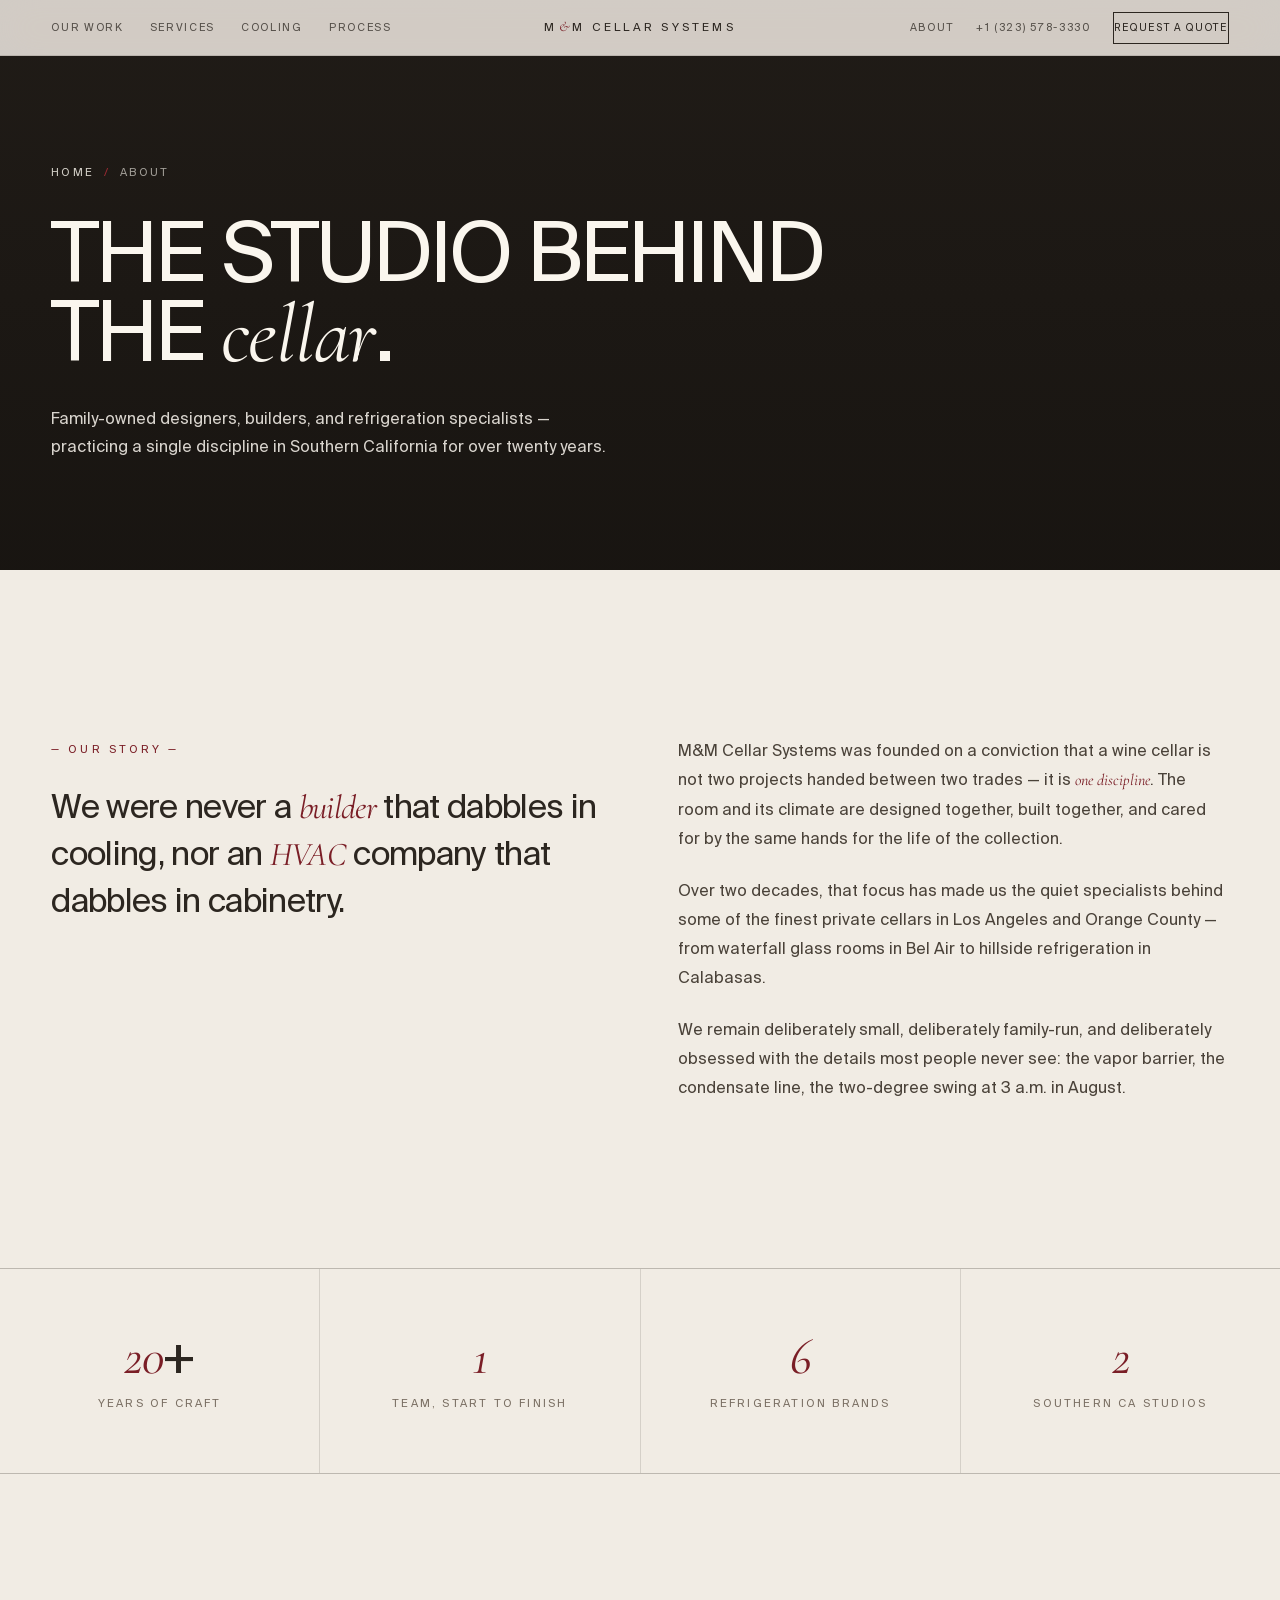
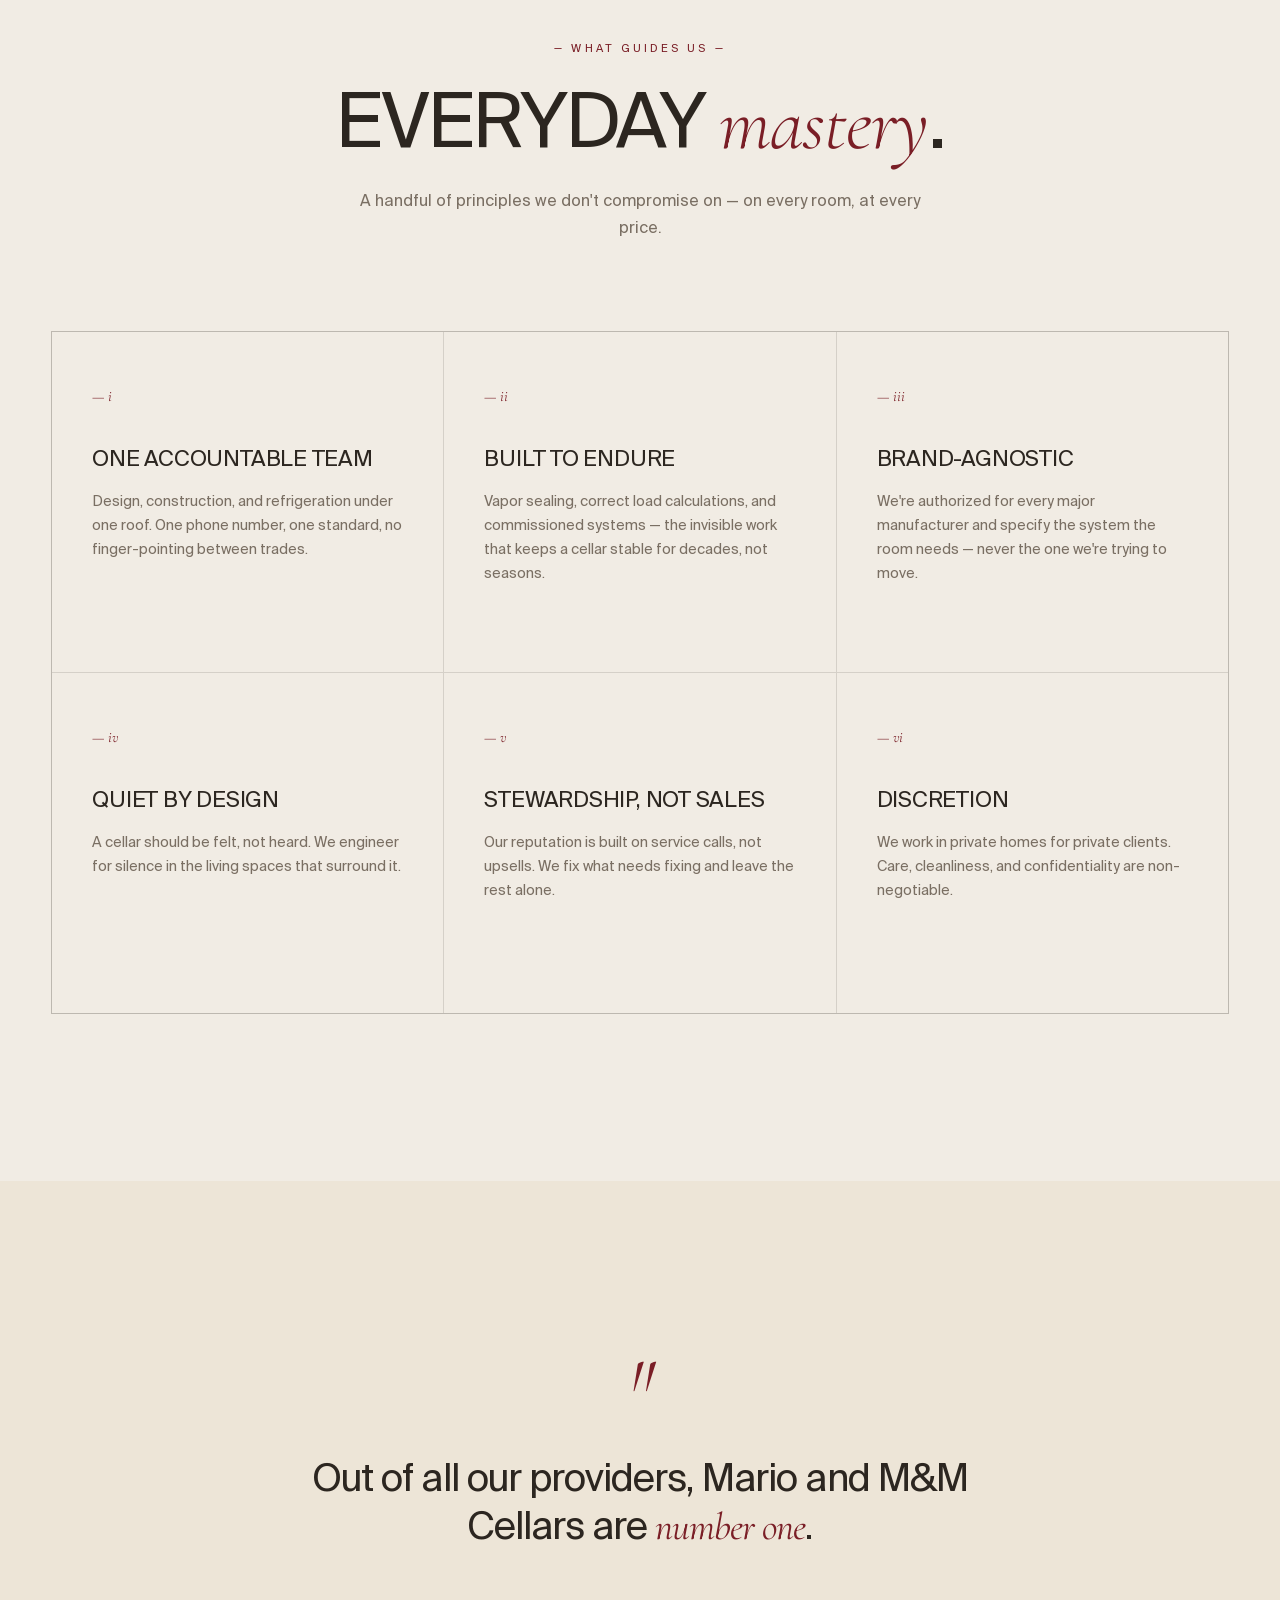
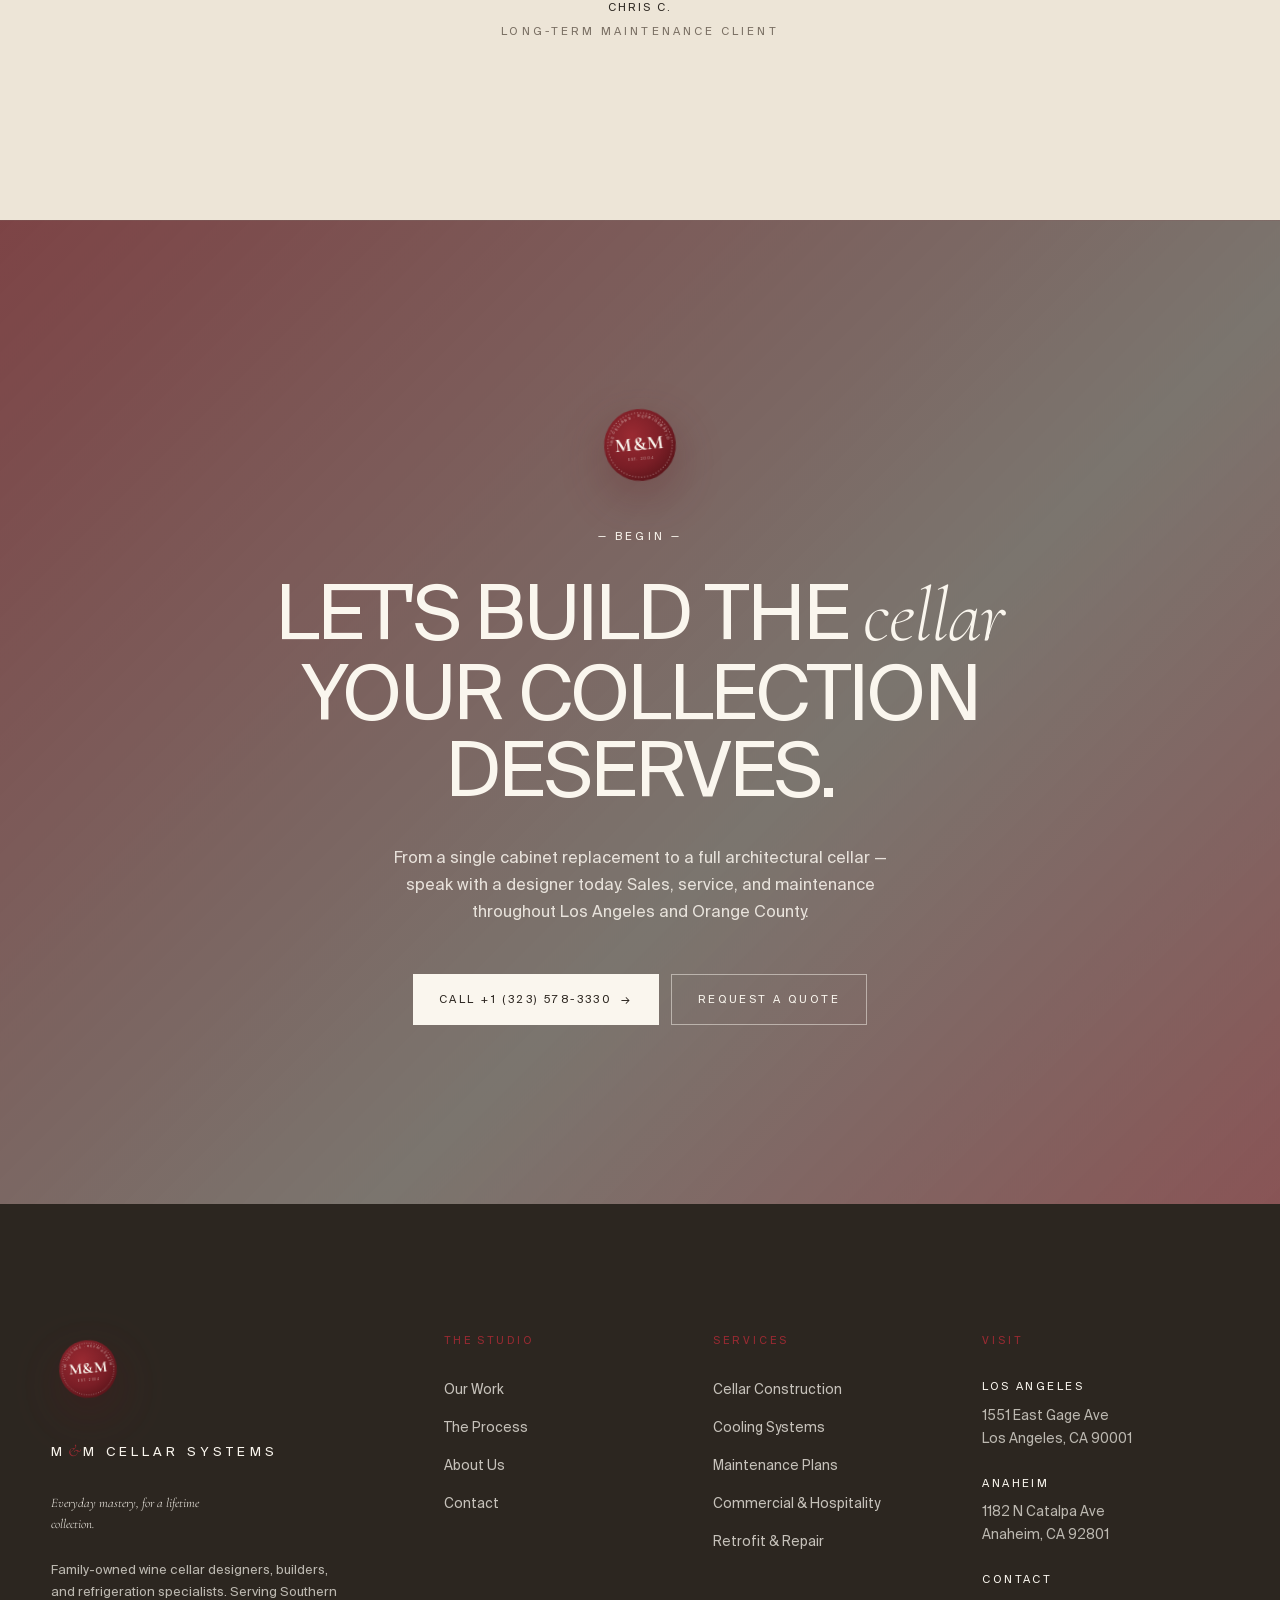
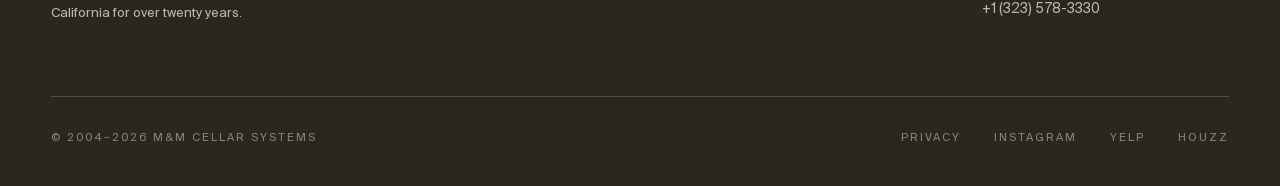
<file: about.html>
<!DOCTYPE html>
<html lang="en">

<head>
  <meta charset="UTF-8" />
  <meta name="viewport" content="width=device-width, initial-scale=1.0" />
  <title>About — M&amp;M Cellar Systems | Two Decades of Wine Cellar Craft</title>
  <meta name="description"
    content="Family-owned wine cellar designers, builders, and refrigeration specialists serving Southern California since 2004. One team, one standard, for the life of your collection." />
  <link rel="preconnect" href="https://fonts.googleapis.com">
  <link rel="preconnect" href="https://fonts.gstatic.com" crossorigin>
  <link
    href="https://fonts.googleapis.com/css2?family=Cormorant+Garamond:ital,wght@0,300;0,400;0,600;0,700;1,300;1,400&family=Inter:wght@300;400;500;600&display=swap"
    rel="stylesheet">
  <link rel="stylesheet" href="assets/site.css">
</head>

<body>

  <nav class="nav">
    <div class="nav__links">
      <a href="work.html">Our Work</a>
      <a href="services.html">Services</a>
      <a href="cooling.html">Cooling</a>
      <a href="process.html">Process</a>
    </div>
    <a href="index.html" class="nav__brand">M<span class="amp">&amp;</span>M Cellar Systems</a>
    <div class="nav__right">
      <a href="about.html">About</a>
      <a href="tel:+13235783330">+1 (323) 578-3330</a>
      <a href="contact.html" class="nav__cta">Request a Quote</a>
      <button class="nav__toggle" aria-label="Menu"><span></span><span></span><span></span></button>
    </div>
  </nav>
  <div class="mobile-menu">
    <a href="work.html">Our Work</a>
    <a href="services.html">Services</a>
    <a href="cooling.html">Cooling</a>
    <a href="process.html">Process</a>
    <a href="about.html">About</a>
    <a href="contact.html"><em>Request a Quote</em></a>
    <div class="mm-foot"><a href="tel:+13235783330">+1 (323) 578-3330</a></div>
  </div>

  <section class="subhero">
    <div class="subhero__media" data-parallax
      style="background-image:url('https://images.pexels.com/photos/5690802/pexels-photo-5690802.jpeg?auto=compress&cs=tinysrgb&w=2400')">
    </div>
    <div class="subhero__inner">
      <div class="crumb"><a href="index.html">Home</a><span>/</span>About</div>
      <h1 class="wipe">The studio behind<br>the <em>cellar</em>.</h1>
      <p class="subhero__lede">Family-owned designers, builders, and refrigeration specialists — practicing a single
        discipline in Southern California for over twenty years.</p>
    </div>
  </section>

  <section class="wrap">
    <div class="two-col">
      <div class="reveal">
        <span class="label">— Our Story —</span>
        <h2 class="lede" style="margin-top:24px;">We were never a <em>builder</em> that dabbles in cooling, nor an
          <em>HVAC</em> company that dabbles in cabinetry.</h2>
      </div>
      <div class="prose reveal">
        <p>M&amp;M Cellar Systems was founded on a conviction that a wine cellar is not two projects handed between two
          trades — it is <em>one discipline</em>. The room and its climate are designed together, built together, and
          cared for by the same hands for the life of the collection.</p>
        <p>Over two decades, that focus has made us the quiet specialists behind some of the finest private cellars in
          Los Angeles and Orange County — from waterfall glass rooms in Bel Air to hillside refrigeration in Calabasas.</p>
        <p>We remain deliberately small, deliberately family-run, and deliberately obsessed with the details most people
          never see: the vapor barrier, the condensate line, the two-degree swing at 3 a.m. in August.</p>
      </div>
    </div>
  </section>

  <section class="stats reveal">
    <div class="stat"><b><em>20</em>+</b><span>Years of Craft</span></div>
    <div class="stat"><b><em>1</em></b><span>Team, Start to Finish</span></div>
    <div class="stat"><b><em>6</em></b><span>Refrigeration Brands</span></div>
    <div class="stat"><b><em>2</em></b><span>Southern CA Studios</span></div>
  </section>

  <section class="wrap">
    <div class="section-head reveal">
      <span class="label">— What Guides Us —</span>
      <h2 class="display">Everyday <em>mastery</em>.</h2>
      <p>A handful of principles we don't compromise on — on every room, at every price.</p>
    </div>
    <div class="svc-grid">
      <div class="svc-card reveal">
        <div class="svc-card__num">— i</div>
        <h3>One Accountable Team</h3>
        <p>Design, construction, and refrigeration under one roof. One phone number, one standard, no finger-pointing
          between trades.</p>
      </div>
      <div class="svc-card reveal">
        <div class="svc-card__num">— ii</div>
        <h3>Built To Endure</h3>
        <p>Vapor sealing, correct load calculations, and commissioned systems — the invisible work that keeps a cellar
          stable for decades, not seasons.</p>
      </div>
      <div class="svc-card reveal">
        <div class="svc-card__num">— iii</div>
        <h3>Brand-Agnostic</h3>
        <p>We're authorized for every major manufacturer and specify the system the room needs — never the one we're
          trying to move.</p>
      </div>
      <div class="svc-card reveal">
        <div class="svc-card__num">— iv</div>
        <h3>Quiet By Design</h3>
        <p>A cellar should be felt, not heard. We engineer for silence in the living spaces that surround it.</p>
      </div>
      <div class="svc-card reveal">
        <div class="svc-card__num">— v</div>
        <h3>Stewardship, Not Sales</h3>
        <p>Our reputation is built on service calls, not upsells. We fix what needs fixing and leave the rest alone.</p>
      </div>
      <div class="svc-card reveal">
        <div class="svc-card__num">— vi</div>
        <h3>Discretion</h3>
        <p>We work in private homes for private clients. Care, cleanliness, and confidentiality are non-negotiable.</p>
      </div>
    </div>
  </section>

  <section class="quote-feature">
    <div class="quote-feature__inner reveal">
      <div class="quote-feature__mark">"</div>
      <p class="quote-feature__body">Out of all our providers, Mario and M&amp;M Cellars are <em>number one</em>.</p>
      <div class="quote-feature__attribution">
        <b>Chris C.</b>
        Long-Term Maintenance Client
      </div>
    </div>
  </section>

  <section class="cta" id="contact">
    <div class="cta__media"></div>
    <div class="cta__inner reveal">
      <span class="seal-slot cta-seal" data-seal></span>
      <span class="label">— Begin —</span>
      <h2 class="cta__title">Let's build the <em>cellar</em> your collection deserves.</h2>
      <p class="cta__sub">From a single cabinet replacement to a full architectural cellar — speak with a designer today.
        Sales, service, and maintenance throughout Los Angeles and Orange County.</p>
      <div class="cta__actions">
        <a href="tel:+13235783330" class="btn btn--primary">Call +1 (323) 578-3330 <span class="arrow">→</span></a>
        <a href="contact.html" class="btn btn--ghost">Request a Quote</a>
      </div>
    </div>
  </section>

  <footer>
    <div class="foot__top">
      <div class="foot__brand">
        <span class="seal-slot foot-seal" data-seal></span>
        <h3>M<span class="amp">&amp;</span>M Cellar Systems</h3>
        <p class="foot__tagline">Everyday <em style="font-style:italic;">mastery</em>, for a lifetime collection.</p>
        <p>Family-owned wine cellar designers, builders, and refrigeration specialists. Serving Southern California for
          over twenty years.</p>
      </div>
      <div class="foot__col">
        <h5>The Studio</h5>
        <ul>
          <li><a href="work.html">Our Work</a></li>
          <li><a href="process.html">The Process</a></li>
          <li><a href="about.html">About Us</a></li>
          <li><a href="contact.html">Contact</a></li>
        </ul>
      </div>
      <div class="foot__col">
        <h5>Services</h5>
        <ul>
          <li><a href="services.html#construction">Cellar Construction</a></li>
          <li><a href="cooling.html">Cooling Systems</a></li>
          <li><a href="services.html#maintenance">Maintenance Plans</a></li>
          <li><a href="services.html#commercial">Commercial &amp; Hospitality</a></li>
          <li><a href="services.html#retrofit">Retrofit &amp; Repair</a></li>
        </ul>
      </div>
      <div class="foot__col">
        <h5>Visit</h5>
        <address><b>Los Angeles</b>1551 East Gage Ave<br>Los Angeles, CA 90001</address>
        <address style="margin-top:24px;"><b>Anaheim</b>1182 N Catalpa Ave<br>Anaheim, CA 92801</address>
        <address style="margin-top:24px;"><b>Contact</b>+1 (323) 578-3330</address>
      </div>
    </div>
    <div class="foot__bottom">
      <div>© 2004–2026 M&amp;M Cellar Systems</div>
      <div>
        <a href="#">Privacy</a>
        <a href="#">Instagram</a>
        <a href="#">Yelp</a>
        <a href="#">Houzz</a>
      </div>
    </div>
  </footer>

  <script src="assets/site.js"></script>
</body>

</html>
</file>
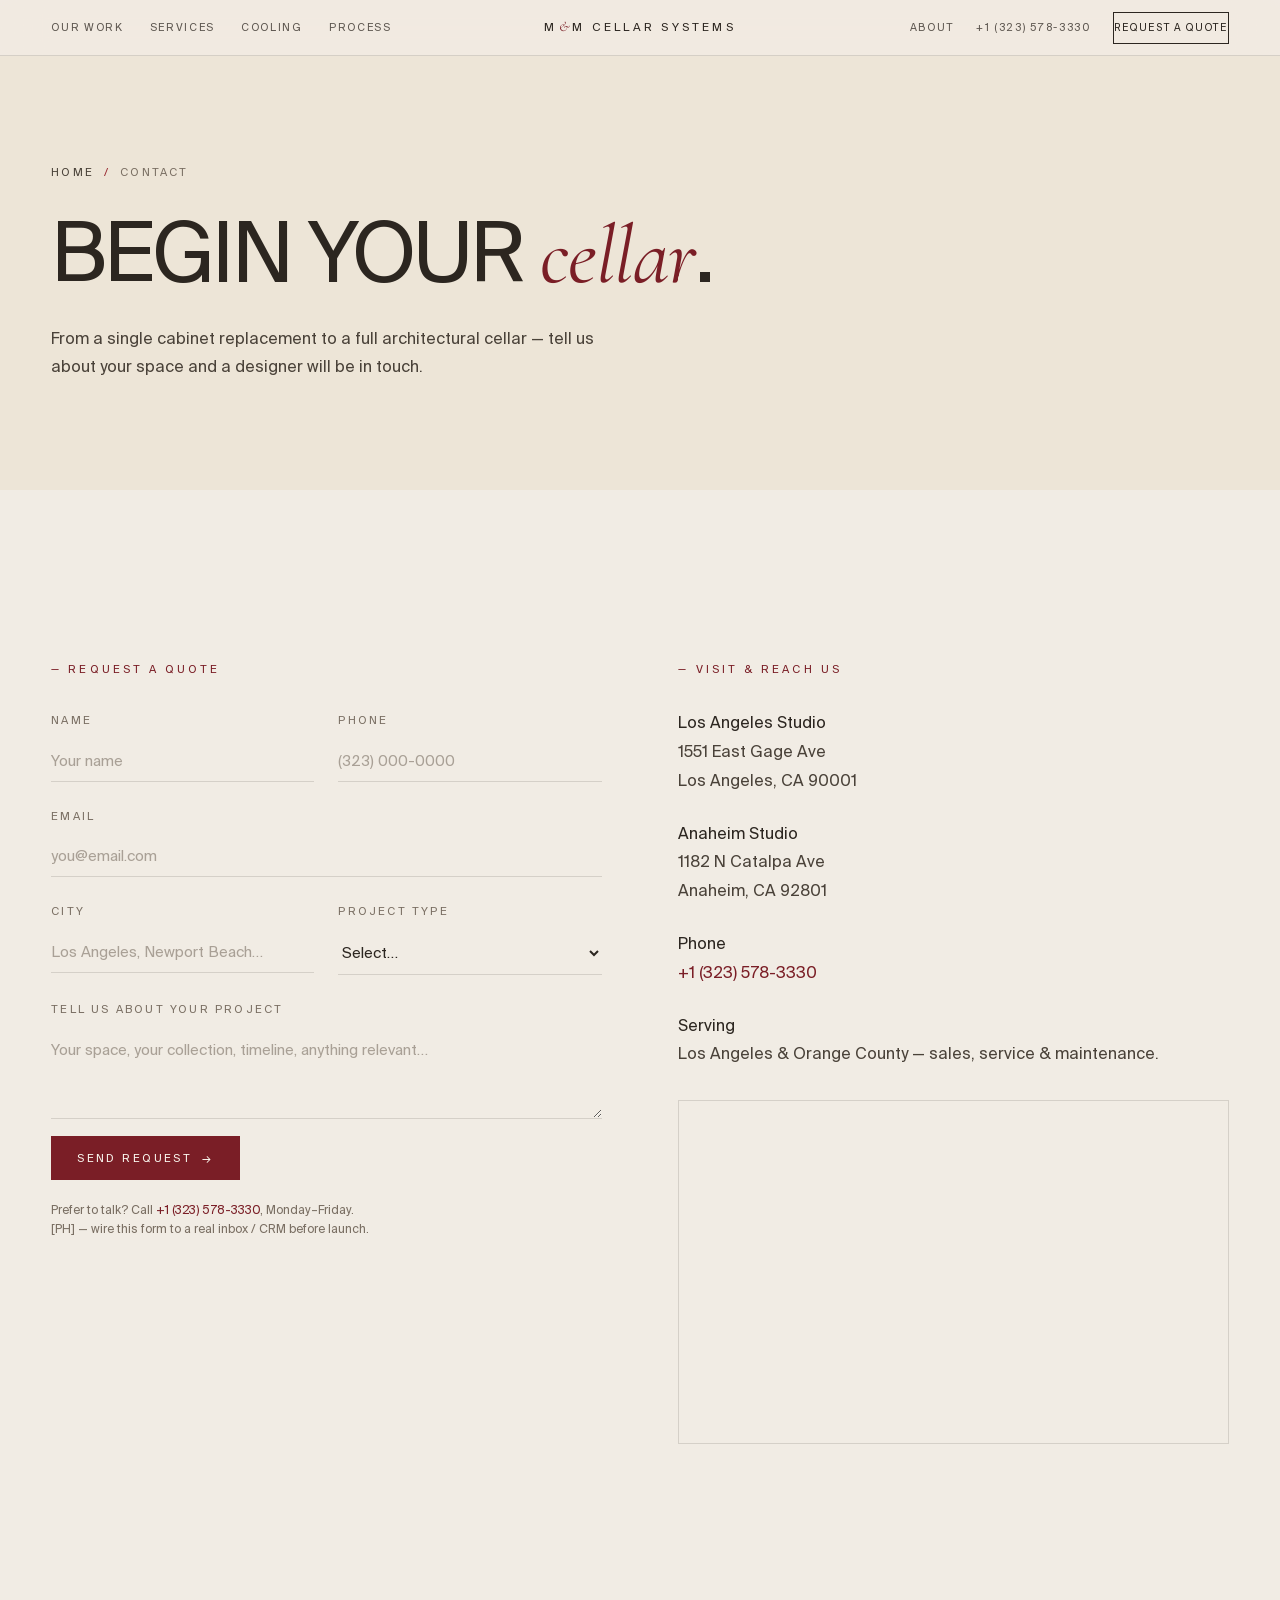
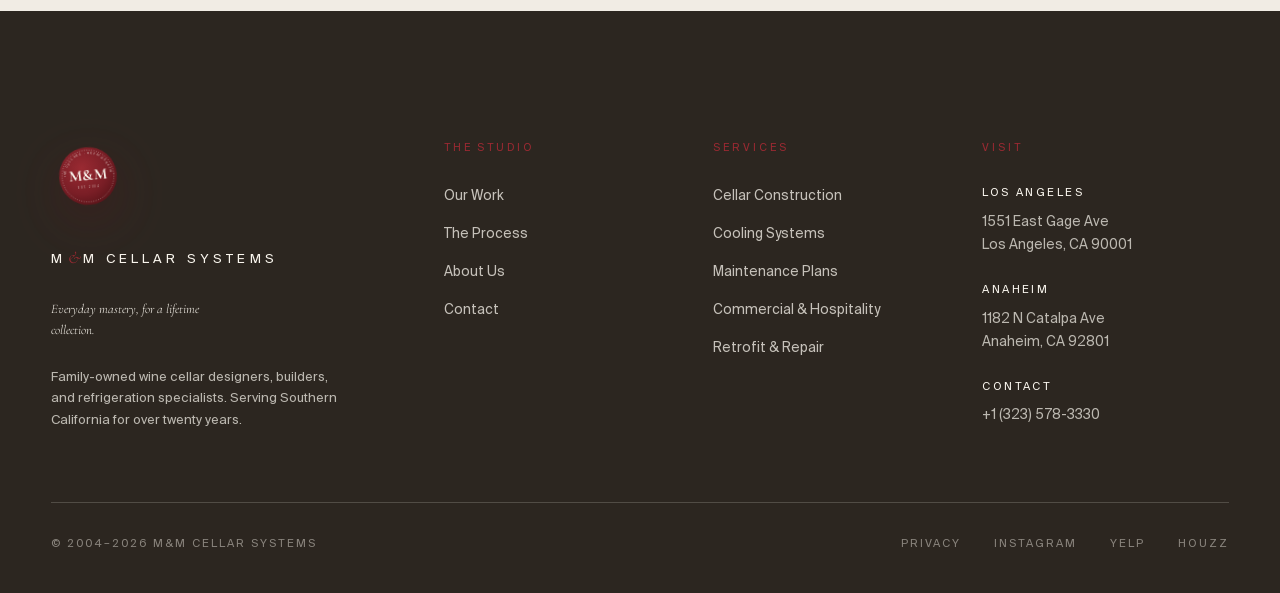
<file: contact.html>
<!DOCTYPE html>
<html lang="en">

<head>
  <meta charset="UTF-8" />
  <meta name="viewport" content="width=device-width, initial-scale=1.0" />
  <title>Contact — M&amp;M Cellar Systems | Request a Wine Cellar Quote</title>
  <meta name="description"
    content="Speak with a wine cellar designer. Sales, service, and maintenance throughout Los Angeles and Orange County. Call +1 (323) 578-3330 or request a quote." />
  <link rel="preconnect" href="https://fonts.googleapis.com">
  <link rel="preconnect" href="https://fonts.gstatic.com" crossorigin>
  <link
    href="https://fonts.googleapis.com/css2?family=Cormorant+Garamond:ital,wght@0,300;0,400;0,600;0,700;1,300;1,400&family=Inter:wght@300;400;500;600&display=swap"
    rel="stylesheet">
  <link rel="stylesheet" href="assets/site.css">
</head>

<body>

  <nav class="nav">
    <div class="nav__links">
      <a href="work.html">Our Work</a>
      <a href="services.html">Services</a>
      <a href="cooling.html">Cooling</a>
      <a href="process.html">Process</a>
    </div>
    <a href="index.html" class="nav__brand">M<span class="amp">&amp;</span>M Cellar Systems</a>
    <div class="nav__right">
      <a href="about.html">About</a>
      <a href="tel:+13235783330">+1 (323) 578-3330</a>
      <a href="contact.html" class="nav__cta">Request a Quote</a>
      <button class="nav__toggle" aria-label="Menu"><span></span><span></span><span></span></button>
    </div>
  </nav>
  <div class="mobile-menu">
    <a href="work.html">Our Work</a>
    <a href="services.html">Services</a>
    <a href="cooling.html">Cooling</a>
    <a href="process.html">Process</a>
    <a href="about.html">About</a>
    <a href="contact.html"><em>Request a Quote</em></a>
    <div class="mm-foot"><a href="tel:+13235783330">+1 (323) 578-3330</a></div>
  </div>

  <section class="subhero subhero--paper">
    <div class="subhero__inner">
      <div class="crumb"><a href="index.html">Home</a><span>/</span>Contact</div>
      <h1 class="wipe">Begin your <em>cellar</em>.</h1>
      <p class="subhero__lede">From a single cabinet replacement to a full architectural cellar — tell us about your
        space and a designer will be in touch.</p>
    </div>
  </section>

  <section class="wrap">
    <div class="two-col">
      <div class="reveal">
        <span class="label">— Request a Quote</span>
        <form id="quoteForm" data-form style="margin-top:32px;">
          <div data-form-body>
            <div class="form">
              <div class="field"><label>Name</label><input type="text" name="name" placeholder="Your name" required></div>
              <div class="field"><label>Phone</label><input type="tel" name="phone" placeholder="(323) 000-0000"></div>
              <div class="field full"><label>Email</label><input type="email" name="email" placeholder="you@email.com" required></div>
              <div class="field"><label>City</label><input type="text" name="city" placeholder="Los Angeles, Newport Beach…"></div>
              <div class="field"><label>Project Type</label>
                <select name="project">
                  <option value="">Select…</option>
                  <option>New Wine Cellar</option>
                  <option>Cooling System</option>
                  <option>Maintenance Plan</option>
                  <option>Retrofit &amp; Repair</option>
                  <option>Commercial &amp; Hospitality</option>
                  <option>Other</option>
                </select>
              </div>
              <div class="field full"><label>Tell us about your project</label><textarea name="message" placeholder="Your space, your collection, timeline, anything relevant…"></textarea></div>
            </div>
            <div class="form__submit"><button type="submit" class="btn btn--wine">Send Request <span class="arrow">→</span></button></div>
            <p class="form-note">Prefer to talk? Call <a href="tel:+13235783330" style="color:var(--accent);">+1 (323) 578-3330</a>, Monday–Friday. <br>[PH] — wire this form to a real inbox / CRM before launch.</p>
          </div>
          <div class="form-success">
            <h3>Thank you — <em>received</em>.</h3>
            <p>A member of the M&amp;M Cellar Systems team will be in touch shortly. For anything urgent, call
              <b>+1 (323) 578-3330</b>.</p>
          </div>
        </form>
      </div>

      <div class="reveal">
        <span class="label">— Visit &amp; Reach Us</span>
        <div class="prose" style="margin-top:28px;">
          <p><b style="color:var(--ink);font-weight:500;">Los Angeles Studio</b><br>1551 East Gage Ave<br>Los Angeles, CA 90001</p>
          <p><b style="color:var(--ink);font-weight:500;">Anaheim Studio</b><br>1182 N Catalpa Ave<br>Anaheim, CA 92801</p>
          <p><b style="color:var(--ink);font-weight:500;">Phone</b><br><a href="tel:+13235783330" style="color:var(--accent);">+1 (323) 578-3330</a></p>
          <p><b style="color:var(--ink);font-weight:500;">Serving</b><br>Los Angeles &amp; Orange County — sales, service &amp; maintenance.</p>
        </div>
        <div style="margin-top:32px;border:1px solid var(--rule);aspect-ratio:16/10;overflow:hidden;">
          <iframe title="M&amp;M Cellar Systems service area" width="100%" height="100%" style="border:0;display:block;filter:saturate(.85) contrast(1.02);"
            loading="lazy" referrerpolicy="no-referrer-when-downgrade"
            src="https://www.google.com/maps?q=Los+Angeles,+CA&z=9&hl=en&output=embed"></iframe>
        </div>
      </div>
    </div>
  </section>

  <footer>
    <div class="foot__top">
      <div class="foot__brand">
        <span class="seal-slot foot-seal" data-seal></span>
        <h3>M<span class="amp">&amp;</span>M Cellar Systems</h3>
        <p class="foot__tagline">Everyday <em style="font-style:italic;">mastery</em>, for a lifetime collection.</p>
        <p>Family-owned wine cellar designers, builders, and refrigeration specialists. Serving Southern California for
          over twenty years.</p>
      </div>
      <div class="foot__col">
        <h5>The Studio</h5>
        <ul>
          <li><a href="work.html">Our Work</a></li>
          <li><a href="process.html">The Process</a></li>
          <li><a href="about.html">About Us</a></li>
          <li><a href="contact.html">Contact</a></li>
        </ul>
      </div>
      <div class="foot__col">
        <h5>Services</h5>
        <ul>
          <li><a href="services.html#construction">Cellar Construction</a></li>
          <li><a href="cooling.html">Cooling Systems</a></li>
          <li><a href="services.html#maintenance">Maintenance Plans</a></li>
          <li><a href="services.html#commercial">Commercial &amp; Hospitality</a></li>
          <li><a href="services.html#retrofit">Retrofit &amp; Repair</a></li>
        </ul>
      </div>
      <div class="foot__col">
        <h5>Visit</h5>
        <address><b>Los Angeles</b>1551 East Gage Ave<br>Los Angeles, CA 90001</address>
        <address style="margin-top:24px;"><b>Anaheim</b>1182 N Catalpa Ave<br>Anaheim, CA 92801</address>
        <address style="margin-top:24px;"><b>Contact</b>+1 (323) 578-3330</address>
      </div>
    </div>
    <div class="foot__bottom">
      <div>© 2004–2026 M&amp;M Cellar Systems</div>
      <div>
        <a href="#">Privacy</a>
        <a href="#">Instagram</a>
        <a href="#">Yelp</a>
        <a href="#">Houzz</a>
      </div>
    </div>
  </footer>

  <script src="assets/site.js"></script>
</body>

</html>
</file>
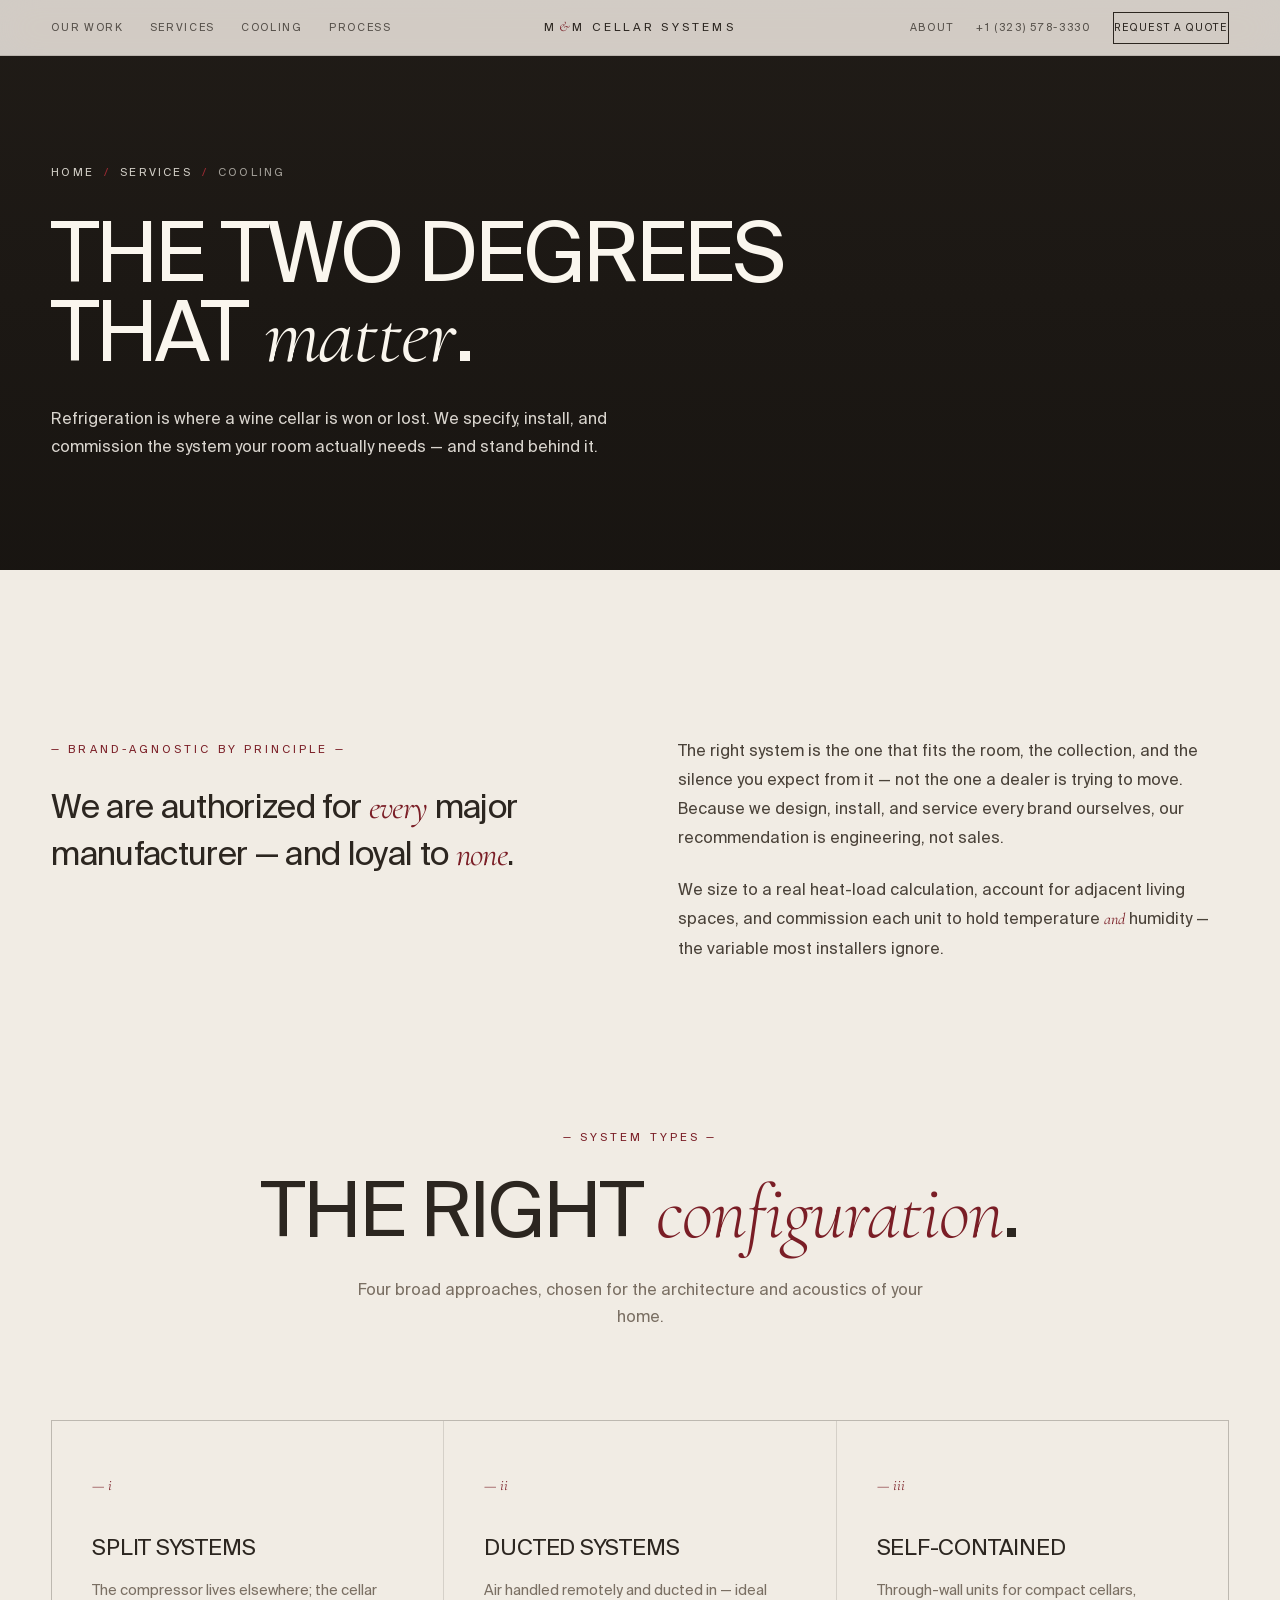
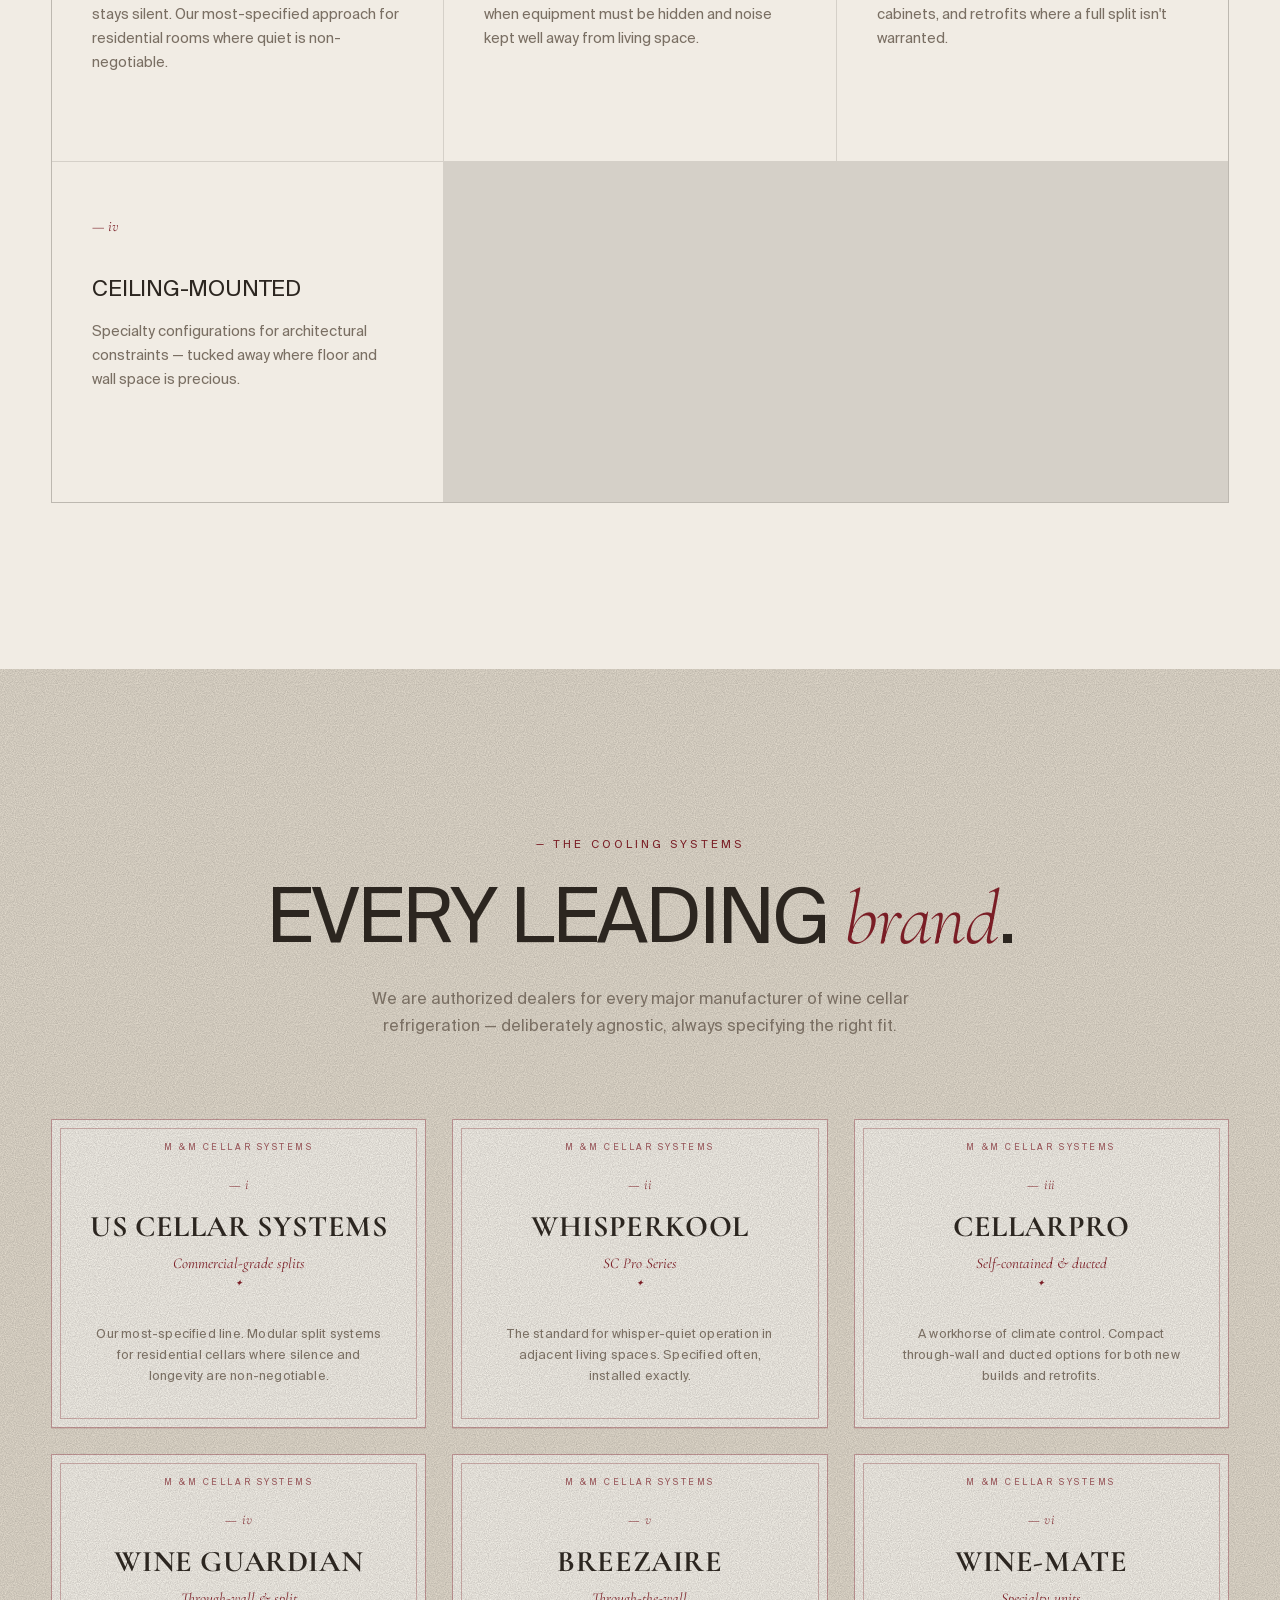
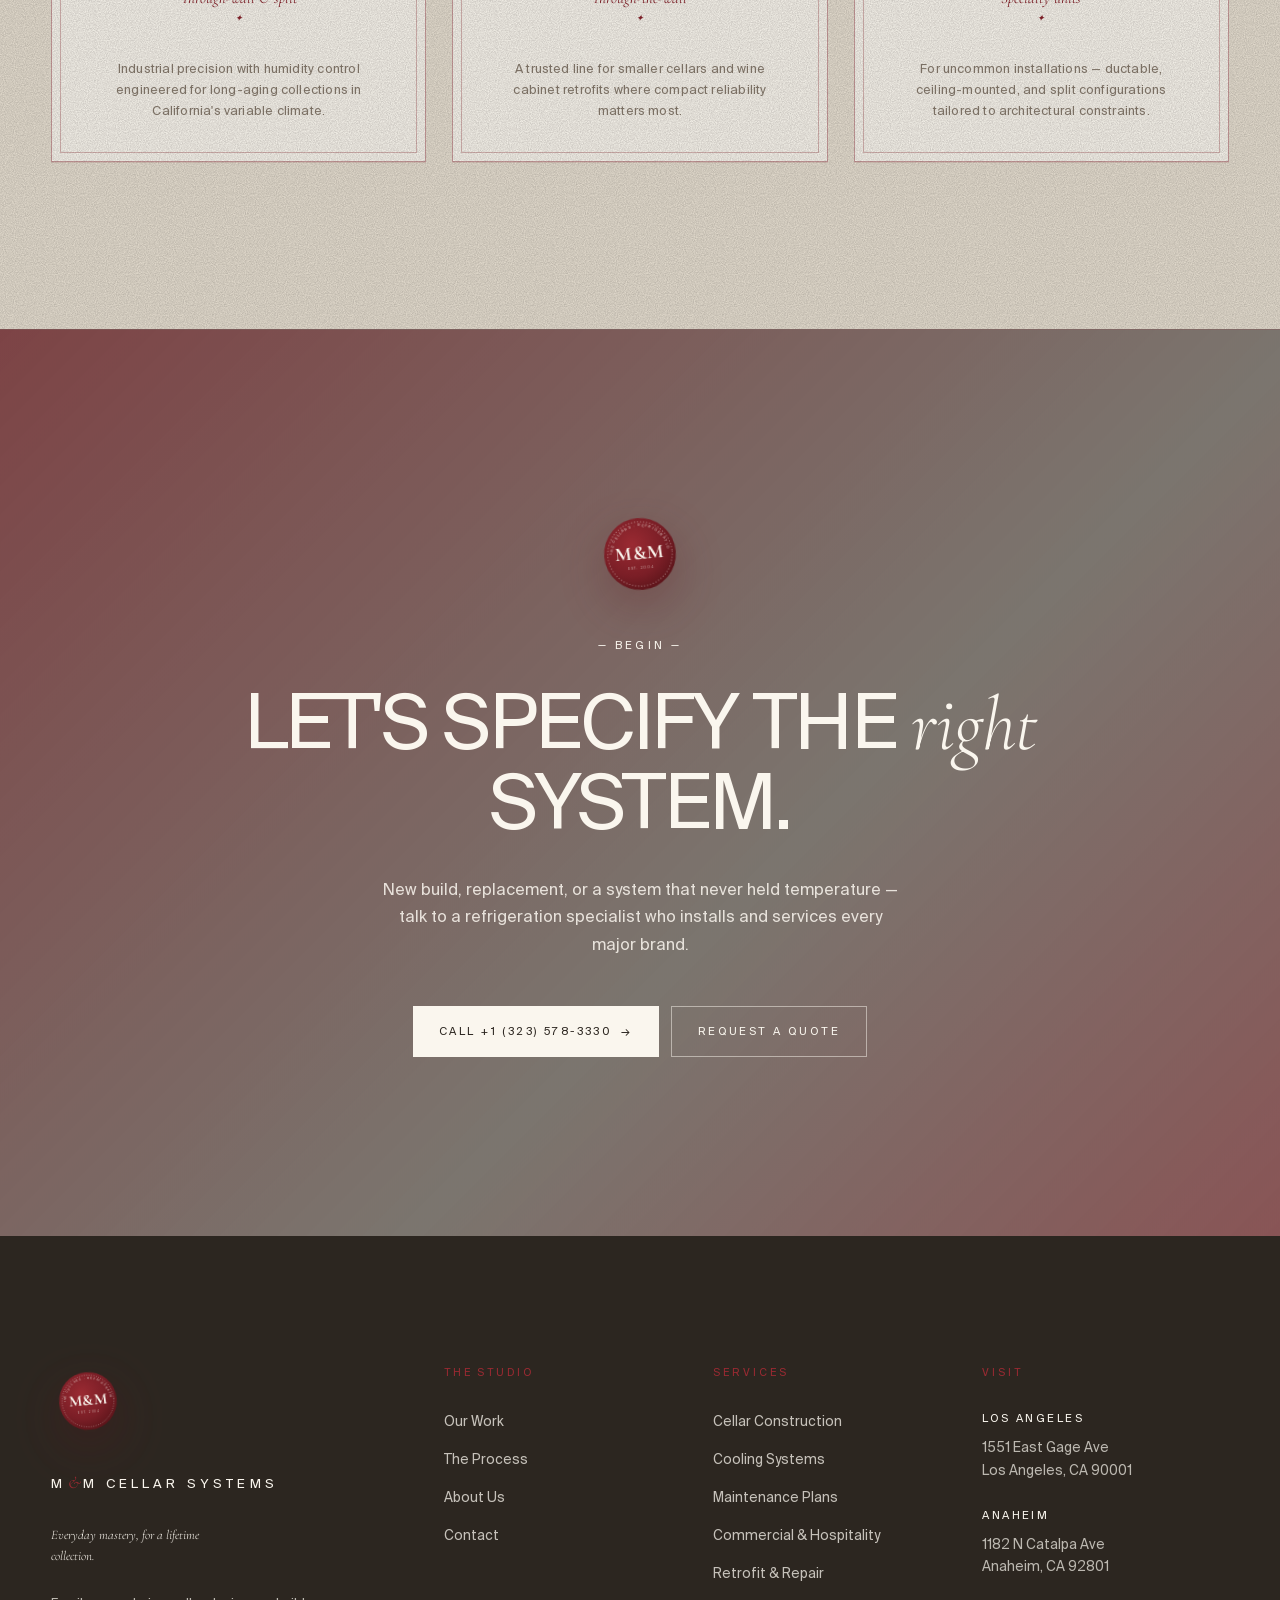
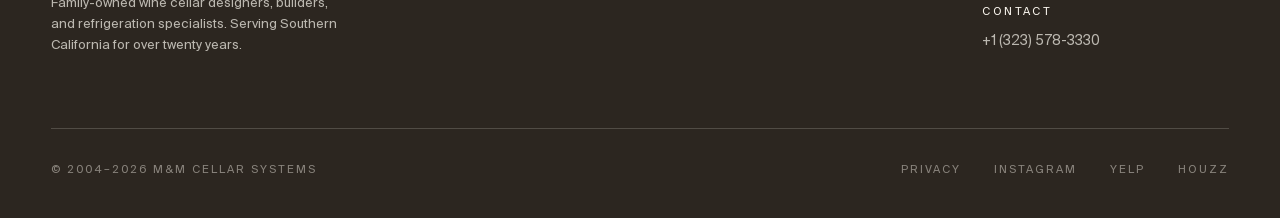
<file: cooling.html>
<!DOCTYPE html>
<html lang="en">

<head>
  <meta charset="UTF-8" />
  <meta name="viewport" content="width=device-width, initial-scale=1.0" />
  <title>Cooling Systems — M&amp;M Cellar Systems | Wine Cellar Refrigeration</title>
  <meta name="description"
    content="Authorized dealers for every major wine cellar refrigeration brand — US Cellar Systems, CellarPro, Wine Guardian, WhisperKOOL, Breezaire, Wine-Mate. Specified, installed & serviced in-house." />
  <link rel="preconnect" href="https://fonts.googleapis.com">
  <link rel="preconnect" href="https://fonts.gstatic.com" crossorigin>
  <link
    href="https://fonts.googleapis.com/css2?family=Cormorant+Garamond:ital,wght@0,300;0,400;0,600;0,700;1,300;1,400&family=Inter:wght@300;400;500;600&display=swap"
    rel="stylesheet">
  <link rel="stylesheet" href="assets/site.css">
</head>

<body>

  <nav class="nav">
    <div class="nav__links">
      <a href="work.html">Our Work</a>
      <a href="services.html">Services</a>
      <a href="cooling.html">Cooling</a>
      <a href="process.html">Process</a>
    </div>
    <a href="index.html" class="nav__brand">M<span class="amp">&amp;</span>M Cellar Systems</a>
    <div class="nav__right">
      <a href="about.html">About</a>
      <a href="tel:+13235783330">+1 (323) 578-3330</a>
      <a href="contact.html" class="nav__cta">Request a Quote</a>
      <button class="nav__toggle" aria-label="Menu"><span></span><span></span><span></span></button>
    </div>
  </nav>
  <div class="mobile-menu">
    <a href="work.html">Our Work</a>
    <a href="services.html">Services</a>
    <a href="cooling.html">Cooling</a>
    <a href="process.html">Process</a>
    <a href="about.html">About</a>
    <a href="contact.html"><em>Request a Quote</em></a>
    <div class="mm-foot"><a href="tel:+13235783330">+1 (323) 578-3330</a></div>
  </div>

  <section class="subhero">
    <div class="subhero__media" data-parallax
      style="background-image:url('https://images.pexels.com/photos/5690802/pexels-photo-5690802.jpeg?auto=compress&cs=tinysrgb&w=2400')">
    </div>
    <div class="subhero__inner">
      <div class="crumb"><a href="index.html">Home</a><span>/</span><a href="services.html">Services</a><span>/</span>Cooling</div>
      <h1 class="wipe">The two degrees<br>that <em>matter</em>.</h1>
      <p class="subhero__lede">Refrigeration is where a wine cellar is won or lost. We specify, install, and commission
        the system your room actually needs — and stand behind it.</p>
    </div>
  </section>

  <section class="wrap">
    <div class="two-col">
      <div class="reveal">
        <span class="label">— Brand-Agnostic By Principle —</span>
        <h2 class="lede" style="margin-top:24px;">We are authorized for <em>every</em> major manufacturer — and loyal to
          <em>none</em>.</h2>
      </div>
      <div class="prose reveal">
        <p>The right system is the one that fits the room, the collection, and the silence you expect from it — not the
          one a dealer is trying to move. Because we design, install, and service every brand ourselves, our
          recommendation is engineering, not sales.</p>
        <p>We size to a real heat-load calculation, account for adjacent living spaces, and commission each unit to hold
          temperature <em>and</em> humidity — the variable most installers ignore.</p>
      </div>
    </div>
  </section>

  <section class="wrap" style="padding-top:0;">
    <div class="section-head reveal">
      <span class="label">— System Types —</span>
      <h2 class="display">The right <em>configuration</em>.</h2>
      <p>Four broad approaches, chosen for the architecture and acoustics of your home.</p>
    </div>
    <div class="svc-grid">
      <div class="svc-card reveal">
        <div class="svc-card__num">— i</div>
        <h3>Split Systems</h3>
        <p>The compressor lives elsewhere; the cellar stays silent. Our most-specified approach for residential rooms
          where quiet is non-negotiable.</p>
      </div>
      <div class="svc-card reveal">
        <div class="svc-card__num">— ii</div>
        <h3>Ducted Systems</h3>
        <p>Air handled remotely and ducted in — ideal when equipment must be hidden and noise kept well away from living
          space.</p>
      </div>
      <div class="svc-card reveal">
        <div class="svc-card__num">— iii</div>
        <h3>Self-Contained</h3>
        <p>Through-wall units for compact cellars, cabinets, and retrofits where a full split isn't warranted.</p>
      </div>
      <div class="svc-card reveal">
        <div class="svc-card__num">— iv</div>
        <h3>Ceiling-Mounted</h3>
        <p>Specialty configurations for architectural constraints — tucked away where floor and wall space is precious.</p>
      </div>
    </div>
  </section>

  <section class="cooling textured" id="cooling">
    <div class="wrap">
      <div class="cooling__head reveal">
        <span class="label">— The Cooling Systems</span>
        <h2 class="display" style="margin-top:24px;">Every leading <em>brand</em>.</h2>
        <p>We are authorized dealers for every major manufacturer of wine cellar refrigeration — deliberately agnostic,
          always specifying the right fit.</p>
      </div>
      <div class="cooling__grid">
        <div class="brand reveal">
          <div class="brand__num">— i</div>
          <h3 class="brand__name">US Cellar Systems</h3>
          <p class="brand__series">Commercial-grade splits</p>
          <p class="brand__desc">Our most-specified line. Modular split systems for residential cellars where silence and
            longevity are non-negotiable.</p>
        </div>
        <div class="brand reveal">
          <div class="brand__num">— ii</div>
          <h3 class="brand__name">WhisperKOOL</h3>
          <p class="brand__series">SC Pro Series</p>
          <p class="brand__desc">The standard for whisper-quiet operation in adjacent living spaces. Specified often,
            installed exactly.</p>
        </div>
        <div class="brand reveal">
          <div class="brand__num">— iii</div>
          <h3 class="brand__name">CellarPro</h3>
          <p class="brand__series">Self-contained &amp; ducted</p>
          <p class="brand__desc">A workhorse of climate control. Compact through-wall and ducted options for both new
            builds and retrofits.</p>
        </div>
        <div class="brand reveal">
          <div class="brand__num">— iv</div>
          <h3 class="brand__name">Wine Guardian</h3>
          <p class="brand__series">Through-wall &amp; split</p>
          <p class="brand__desc">Industrial precision with humidity control engineered for long-aging collections in
            California's variable climate.</p>
        </div>
        <div class="brand reveal">
          <div class="brand__num">— v</div>
          <h3 class="brand__name">Breezaire</h3>
          <p class="brand__series">Through-the-wall</p>
          <p class="brand__desc">A trusted line for smaller cellars and wine cabinet retrofits where compact reliability
            matters most.</p>
        </div>
        <div class="brand reveal">
          <div class="brand__num">— vi</div>
          <h3 class="brand__name">Wine-Mate</h3>
          <p class="brand__series">Specialty units</p>
          <p class="brand__desc">For uncommon installations — ductable, ceiling-mounted, and split configurations tailored
            to architectural constraints.</p>
        </div>
      </div>
    </div>
  </section>

  <section class="cta" id="contact">
    <div class="cta__media"></div>
    <div class="cta__inner reveal">
      <span class="seal-slot cta-seal" data-seal></span>
      <span class="label">— Begin —</span>
      <h2 class="cta__title">Let's specify the <em>right</em> system.</h2>
      <p class="cta__sub">New build, replacement, or a system that never held temperature — talk to a refrigeration
        specialist who installs and services every major brand.</p>
      <div class="cta__actions">
        <a href="tel:+13235783330" class="btn btn--primary">Call +1 (323) 578-3330 <span class="arrow">→</span></a>
        <a href="contact.html" class="btn btn--ghost">Request a Quote</a>
      </div>
    </div>
  </section>

  <footer>
    <div class="foot__top">
      <div class="foot__brand">
        <span class="seal-slot foot-seal" data-seal></span>
        <h3>M<span class="amp">&amp;</span>M Cellar Systems</h3>
        <p class="foot__tagline">Everyday <em style="font-style:italic;">mastery</em>, for a lifetime collection.</p>
        <p>Family-owned wine cellar designers, builders, and refrigeration specialists. Serving Southern California for
          over twenty years.</p>
      </div>
      <div class="foot__col">
        <h5>The Studio</h5>
        <ul>
          <li><a href="work.html">Our Work</a></li>
          <li><a href="process.html">The Process</a></li>
          <li><a href="about.html">About Us</a></li>
          <li><a href="contact.html">Contact</a></li>
        </ul>
      </div>
      <div class="foot__col">
        <h5>Services</h5>
        <ul>
          <li><a href="services.html#construction">Cellar Construction</a></li>
          <li><a href="cooling.html">Cooling Systems</a></li>
          <li><a href="services.html#maintenance">Maintenance Plans</a></li>
          <li><a href="services.html#commercial">Commercial &amp; Hospitality</a></li>
          <li><a href="services.html#retrofit">Retrofit &amp; Repair</a></li>
        </ul>
      </div>
      <div class="foot__col">
        <h5>Visit</h5>
        <address><b>Los Angeles</b>1551 East Gage Ave<br>Los Angeles, CA 90001</address>
        <address style="margin-top:24px;"><b>Anaheim</b>1182 N Catalpa Ave<br>Anaheim, CA 92801</address>
        <address style="margin-top:24px;"><b>Contact</b>+1 (323) 578-3330</address>
      </div>
    </div>
    <div class="foot__bottom">
      <div>© 2004–2026 M&amp;M Cellar Systems</div>
      <div>
        <a href="#">Privacy</a>
        <a href="#">Instagram</a>
        <a href="#">Yelp</a>
        <a href="#">Houzz</a>
      </div>
    </div>
  </footer>

  <script src="assets/site.js"></script>
</body>

</html>
</file>
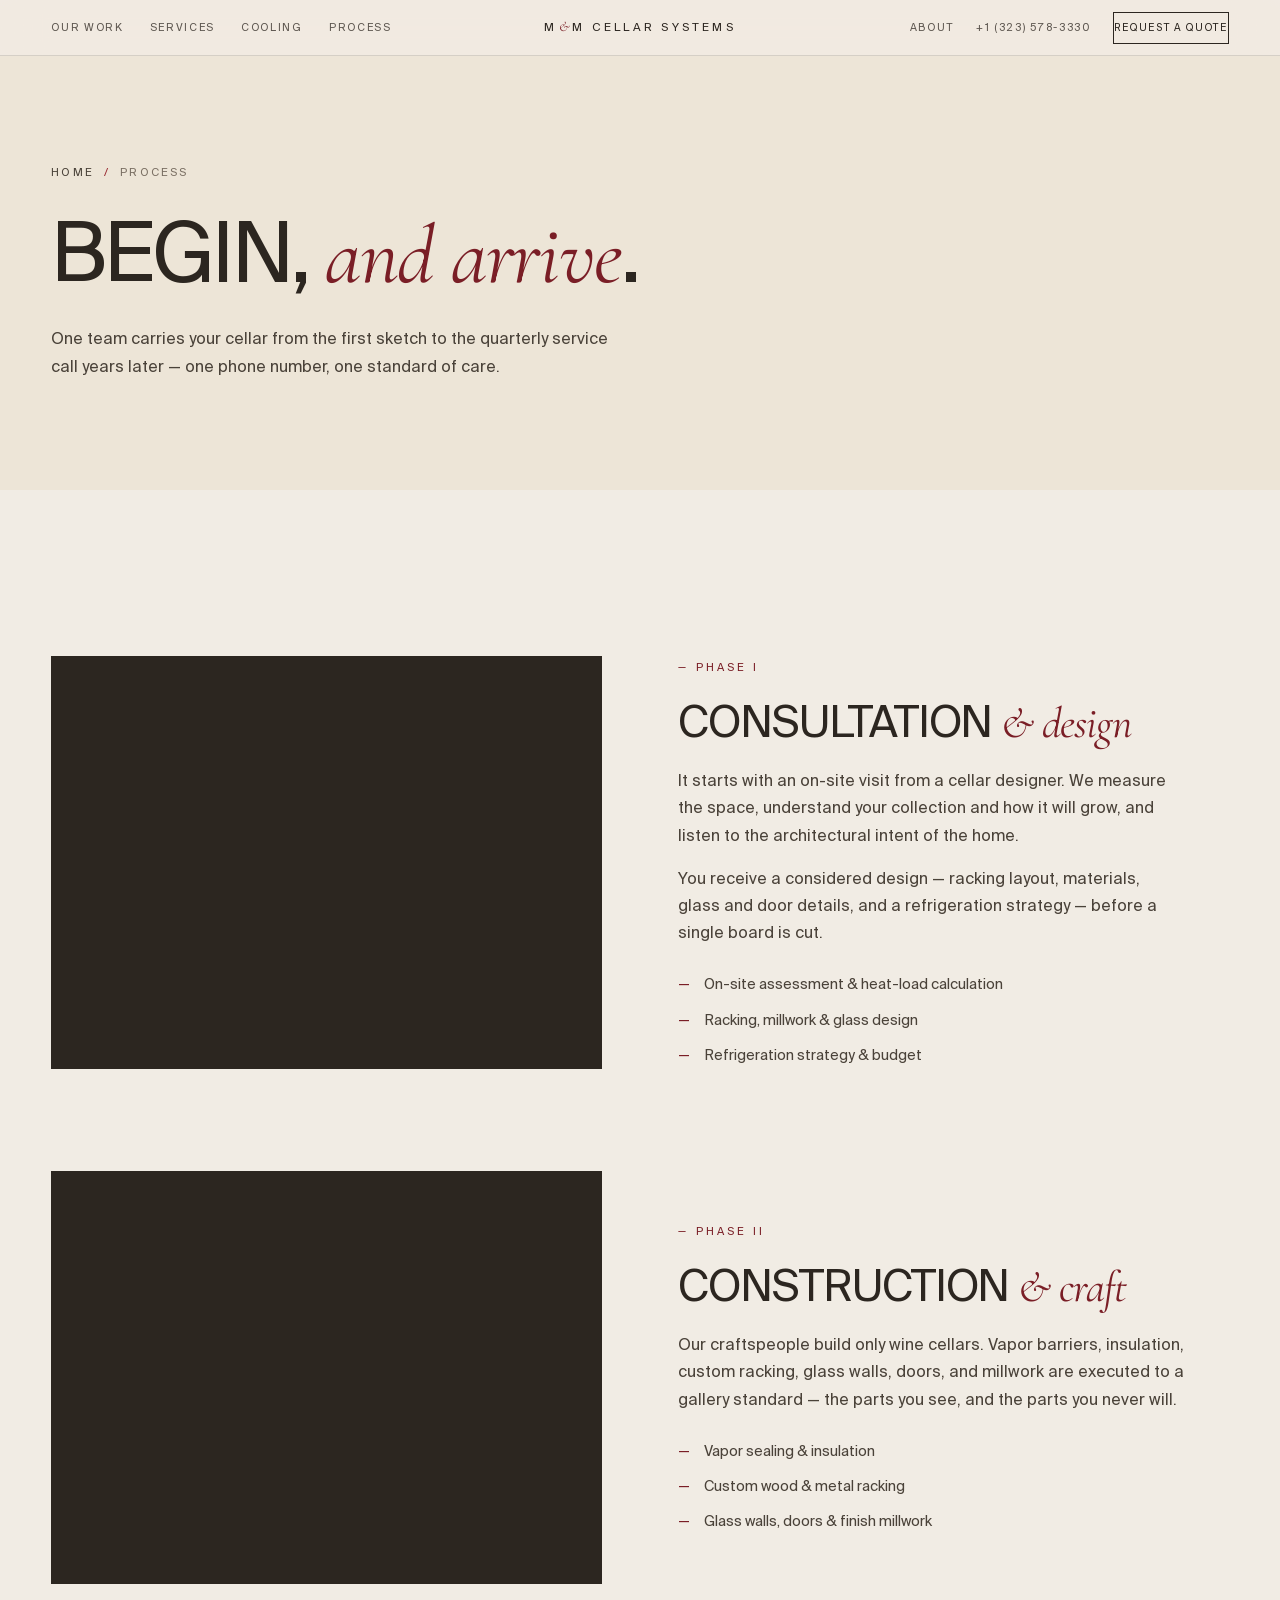
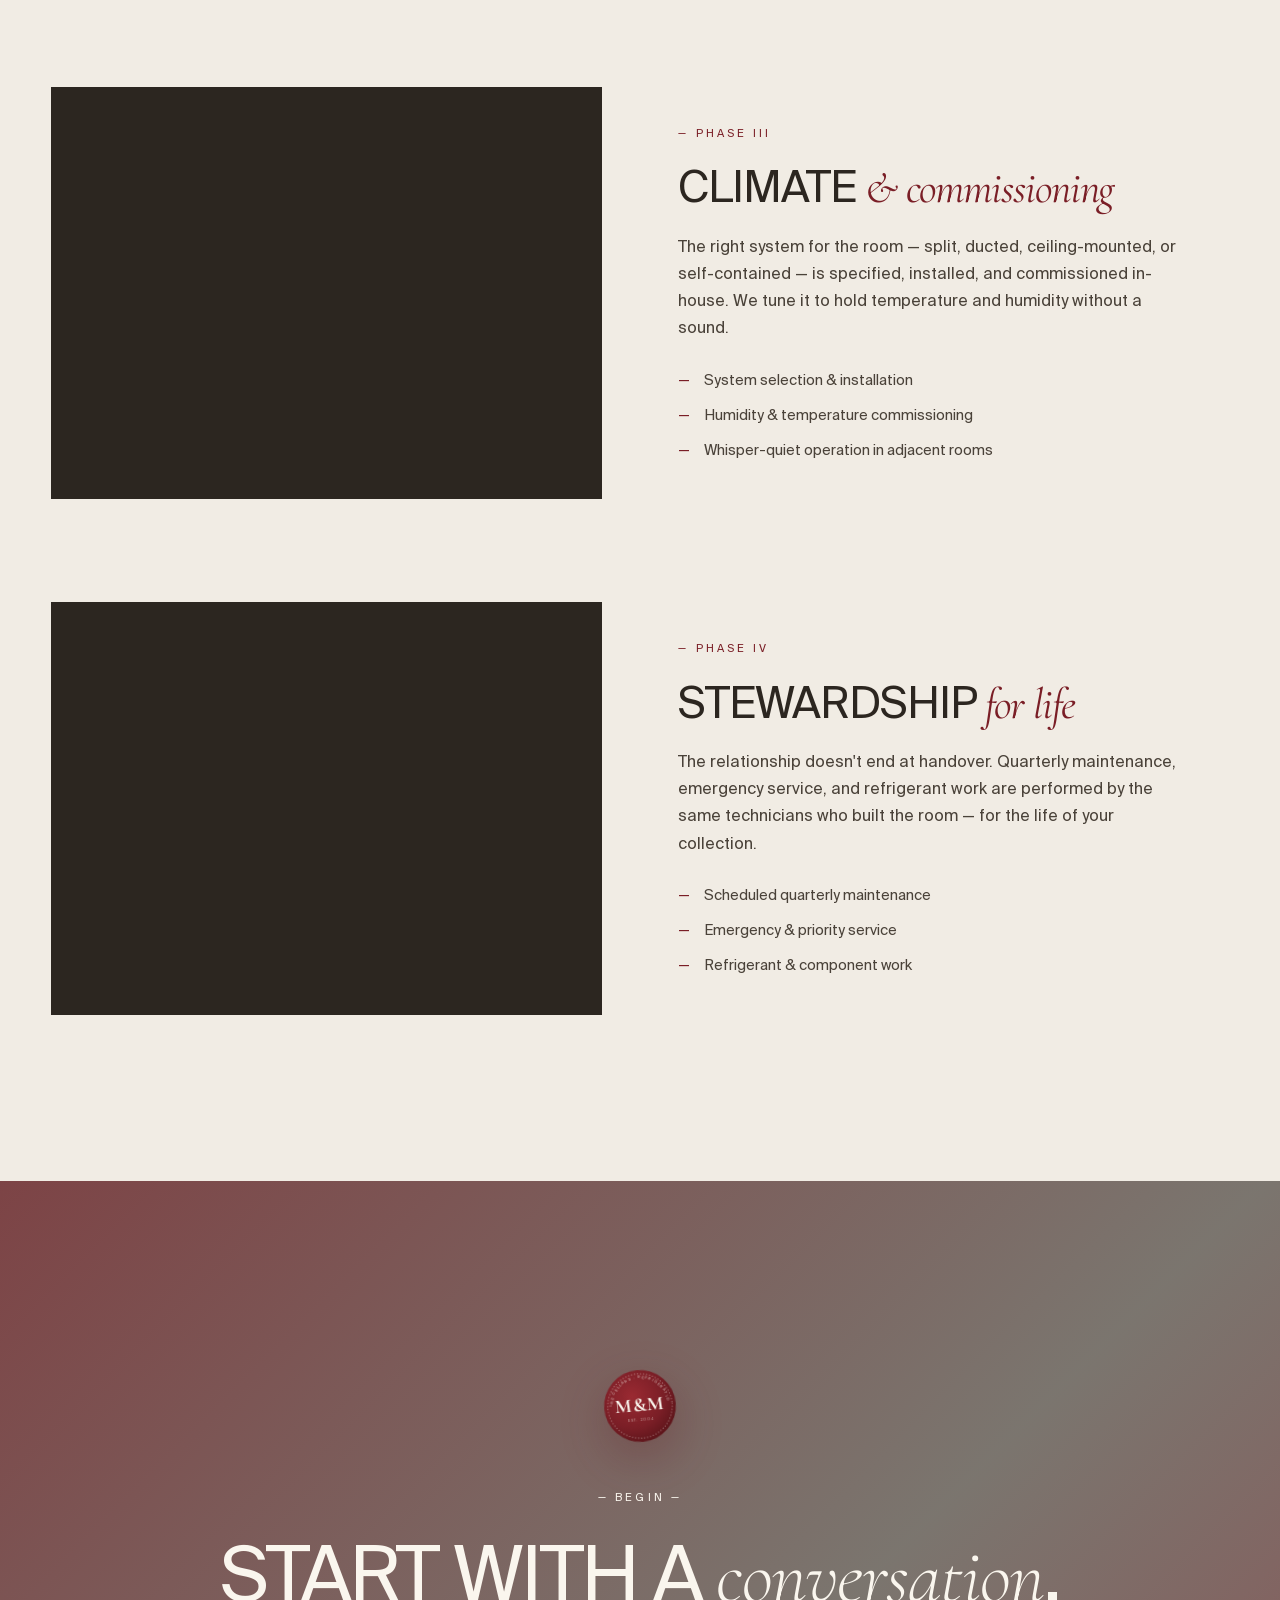
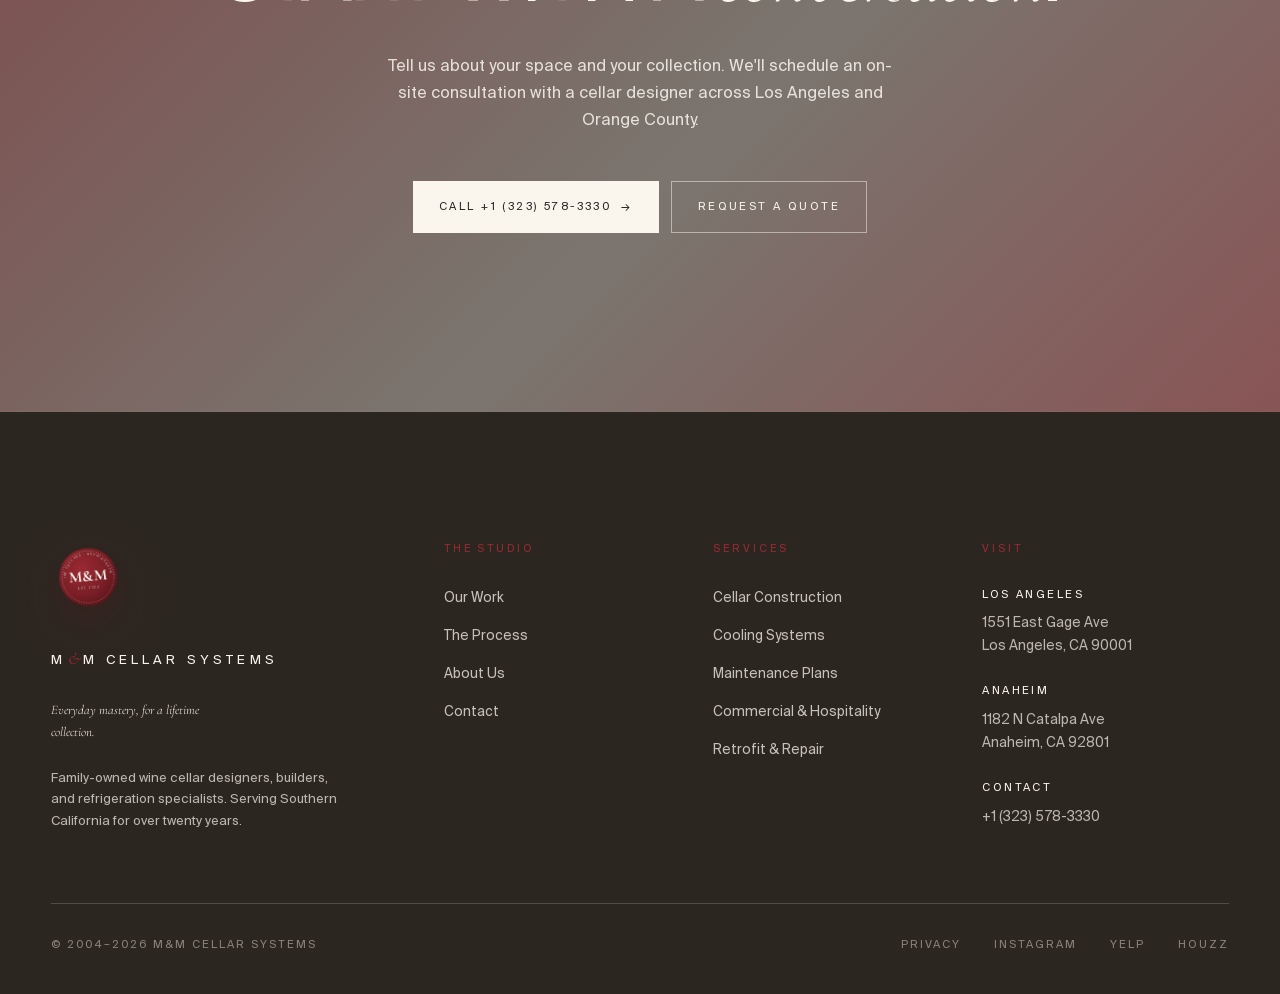
<file: process.html>
<!DOCTYPE html>
<html lang="en">

<head>
  <meta charset="UTF-8" />
  <meta name="viewport" content="width=device-width, initial-scale=1.0" />
  <title>The Process — M&amp;M Cellar Systems | Design, Build, Climate, Steward</title>
  <meta name="description"
    content="From the first sketch to the quarterly service call — how M&M Cellar Systems designs, builds, conditions, and maintains your wine cellar as a single discipline." />
  <link rel="preconnect" href="https://fonts.googleapis.com">
  <link rel="preconnect" href="https://fonts.gstatic.com" crossorigin>
  <link
    href="https://fonts.googleapis.com/css2?family=Cormorant+Garamond:ital,wght@0,300;0,400;0,600;0,700;1,300;1,400&family=Inter:wght@300;400;500;600&display=swap"
    rel="stylesheet">
  <link rel="stylesheet" href="assets/site.css">
</head>

<body>

  <nav class="nav">
    <div class="nav__links">
      <a href="work.html">Our Work</a>
      <a href="services.html">Services</a>
      <a href="cooling.html">Cooling</a>
      <a href="process.html">Process</a>
    </div>
    <a href="index.html" class="nav__brand">M<span class="amp">&amp;</span>M Cellar Systems</a>
    <div class="nav__right">
      <a href="about.html">About</a>
      <a href="tel:+13235783330">+1 (323) 578-3330</a>
      <a href="contact.html" class="nav__cta">Request a Quote</a>
      <button class="nav__toggle" aria-label="Menu"><span></span><span></span><span></span></button>
    </div>
  </nav>
  <div class="mobile-menu">
    <a href="work.html">Our Work</a>
    <a href="services.html">Services</a>
    <a href="cooling.html">Cooling</a>
    <a href="process.html">Process</a>
    <a href="about.html">About</a>
    <a href="contact.html"><em>Request a Quote</em></a>
    <div class="mm-foot"><a href="tel:+13235783330">+1 (323) 578-3330</a></div>
  </div>

  <section class="subhero subhero--paper">
    <div class="subhero__inner">
      <div class="crumb"><a href="index.html">Home</a><span>/</span>Process</div>
      <h1 class="wipe">Begin, <em>and arrive</em>.</h1>
      <p class="subhero__lede">One team carries your cellar from the first sketch to the quarterly service call years
        later — one phone number, one standard of care.</p>
    </div>
  </section>

  <section class="wrap">
    <div class="frow reveal">
      <div class="frow__media"
        style="background-image:url('https://images.pexels.com/photos/2664150/pexels-photo-2664150.jpeg?auto=compress&cs=tinysrgb&w=1600')">
      </div>
      <div>
        <span class="label">— Phase i</span>
        <h3>Consultation <em>&amp; design</em></h3>
        <p>It starts with an on-site visit from a cellar designer. We measure the space, understand your collection and
          how it will grow, and listen to the architectural intent of the home.</p>
        <p>You receive a considered design — racking layout, materials, glass and door details, and a refrigeration
          strategy — before a single board is cut.</p>
        <ul>
          <li>On-site assessment &amp; heat-load calculation</li>
          <li>Racking, millwork &amp; glass design</li>
          <li>Refrigeration strategy &amp; budget</li>
        </ul>
      </div>
    </div>

    <div class="frow frow--rev reveal">
      <div class="frow__media"
        style="background-image:url('https://images.pexels.com/photos/9397571/pexels-photo-9397571.jpeg?auto=compress&cs=tinysrgb&w=1600')">
      </div>
      <div>
        <span class="label">— Phase ii</span>
        <h3>Construction <em>&amp; craft</em></h3>
        <p>Our craftspeople build only wine cellars. Vapor barriers, insulation, custom racking, glass walls, doors, and
          millwork are executed to a gallery standard — the parts you see, and the parts you never will.</p>
        <ul>
          <li>Vapor sealing &amp; insulation</li>
          <li>Custom wood &amp; metal racking</li>
          <li>Glass walls, doors &amp; finish millwork</li>
        </ul>
      </div>
    </div>

    <div class="frow reveal">
      <div class="frow__media"
        style="background-image:url('https://images.pexels.com/photos/5690802/pexels-photo-5690802.jpeg?auto=compress&cs=tinysrgb&w=1600')">
      </div>
      <div>
        <span class="label">— Phase iii</span>
        <h3>Climate <em>&amp; commissioning</em></h3>
        <p>The right system for the room — split, ducted, ceiling-mounted, or self-contained — is specified, installed,
          and commissioned in-house. We tune it to hold temperature and humidity without a sound.</p>
        <ul>
          <li>System selection &amp; installation</li>
          <li>Humidity &amp; temperature commissioning</li>
          <li>Whisper-quiet operation in adjacent rooms</li>
        </ul>
      </div>
    </div>

    <div class="frow frow--rev reveal">
      <div class="frow__media"
        style="background-image:url('https://images.pexels.com/photos/774455/pexels-photo-774455.jpeg?auto=compress&cs=tinysrgb&w=1600')">
      </div>
      <div>
        <span class="label">— Phase iv</span>
        <h3>Stewardship <em>for life</em></h3>
        <p>The relationship doesn't end at handover. Quarterly maintenance, emergency service, and refrigerant work are
          performed by the same technicians who built the room — for the life of your collection.</p>
        <ul>
          <li>Scheduled quarterly maintenance</li>
          <li>Emergency &amp; priority service</li>
          <li>Refrigerant &amp; component work</li>
        </ul>
      </div>
    </div>
  </section>

  <section class="cta" id="contact">
    <div class="cta__media"></div>
    <div class="cta__inner reveal">
      <span class="seal-slot cta-seal" data-seal></span>
      <span class="label">— Begin —</span>
      <h2 class="cta__title">Start with a <em>conversation</em>.</h2>
      <p class="cta__sub">Tell us about your space and your collection. We'll schedule an on-site consultation with a
        cellar designer across Los Angeles and Orange County.</p>
      <div class="cta__actions">
        <a href="tel:+13235783330" class="btn btn--primary">Call +1 (323) 578-3330 <span class="arrow">→</span></a>
        <a href="contact.html" class="btn btn--ghost">Request a Quote</a>
      </div>
    </div>
  </section>

  <footer>
    <div class="foot__top">
      <div class="foot__brand">
        <span class="seal-slot foot-seal" data-seal></span>
        <h3>M<span class="amp">&amp;</span>M Cellar Systems</h3>
        <p class="foot__tagline">Everyday <em style="font-style:italic;">mastery</em>, for a lifetime collection.</p>
        <p>Family-owned wine cellar designers, builders, and refrigeration specialists. Serving Southern California for
          over twenty years.</p>
      </div>
      <div class="foot__col">
        <h5>The Studio</h5>
        <ul>
          <li><a href="work.html">Our Work</a></li>
          <li><a href="process.html">The Process</a></li>
          <li><a href="about.html">About Us</a></li>
          <li><a href="contact.html">Contact</a></li>
        </ul>
      </div>
      <div class="foot__col">
        <h5>Services</h5>
        <ul>
          <li><a href="services.html#construction">Cellar Construction</a></li>
          <li><a href="cooling.html">Cooling Systems</a></li>
          <li><a href="services.html#maintenance">Maintenance Plans</a></li>
          <li><a href="services.html#commercial">Commercial &amp; Hospitality</a></li>
          <li><a href="services.html#retrofit">Retrofit &amp; Repair</a></li>
        </ul>
      </div>
      <div class="foot__col">
        <h5>Visit</h5>
        <address><b>Los Angeles</b>1551 East Gage Ave<br>Los Angeles, CA 90001</address>
        <address style="margin-top:24px;"><b>Anaheim</b>1182 N Catalpa Ave<br>Anaheim, CA 92801</address>
        <address style="margin-top:24px;"><b>Contact</b>+1 (323) 578-3330</address>
      </div>
    </div>
    <div class="foot__bottom">
      <div>© 2004–2026 M&amp;M Cellar Systems</div>
      <div>
        <a href="#">Privacy</a>
        <a href="#">Instagram</a>
        <a href="#">Yelp</a>
        <a href="#">Houzz</a>
      </div>
    </div>
  </footer>

  <script src="assets/site.js"></script>
</body>

</html>
</file>
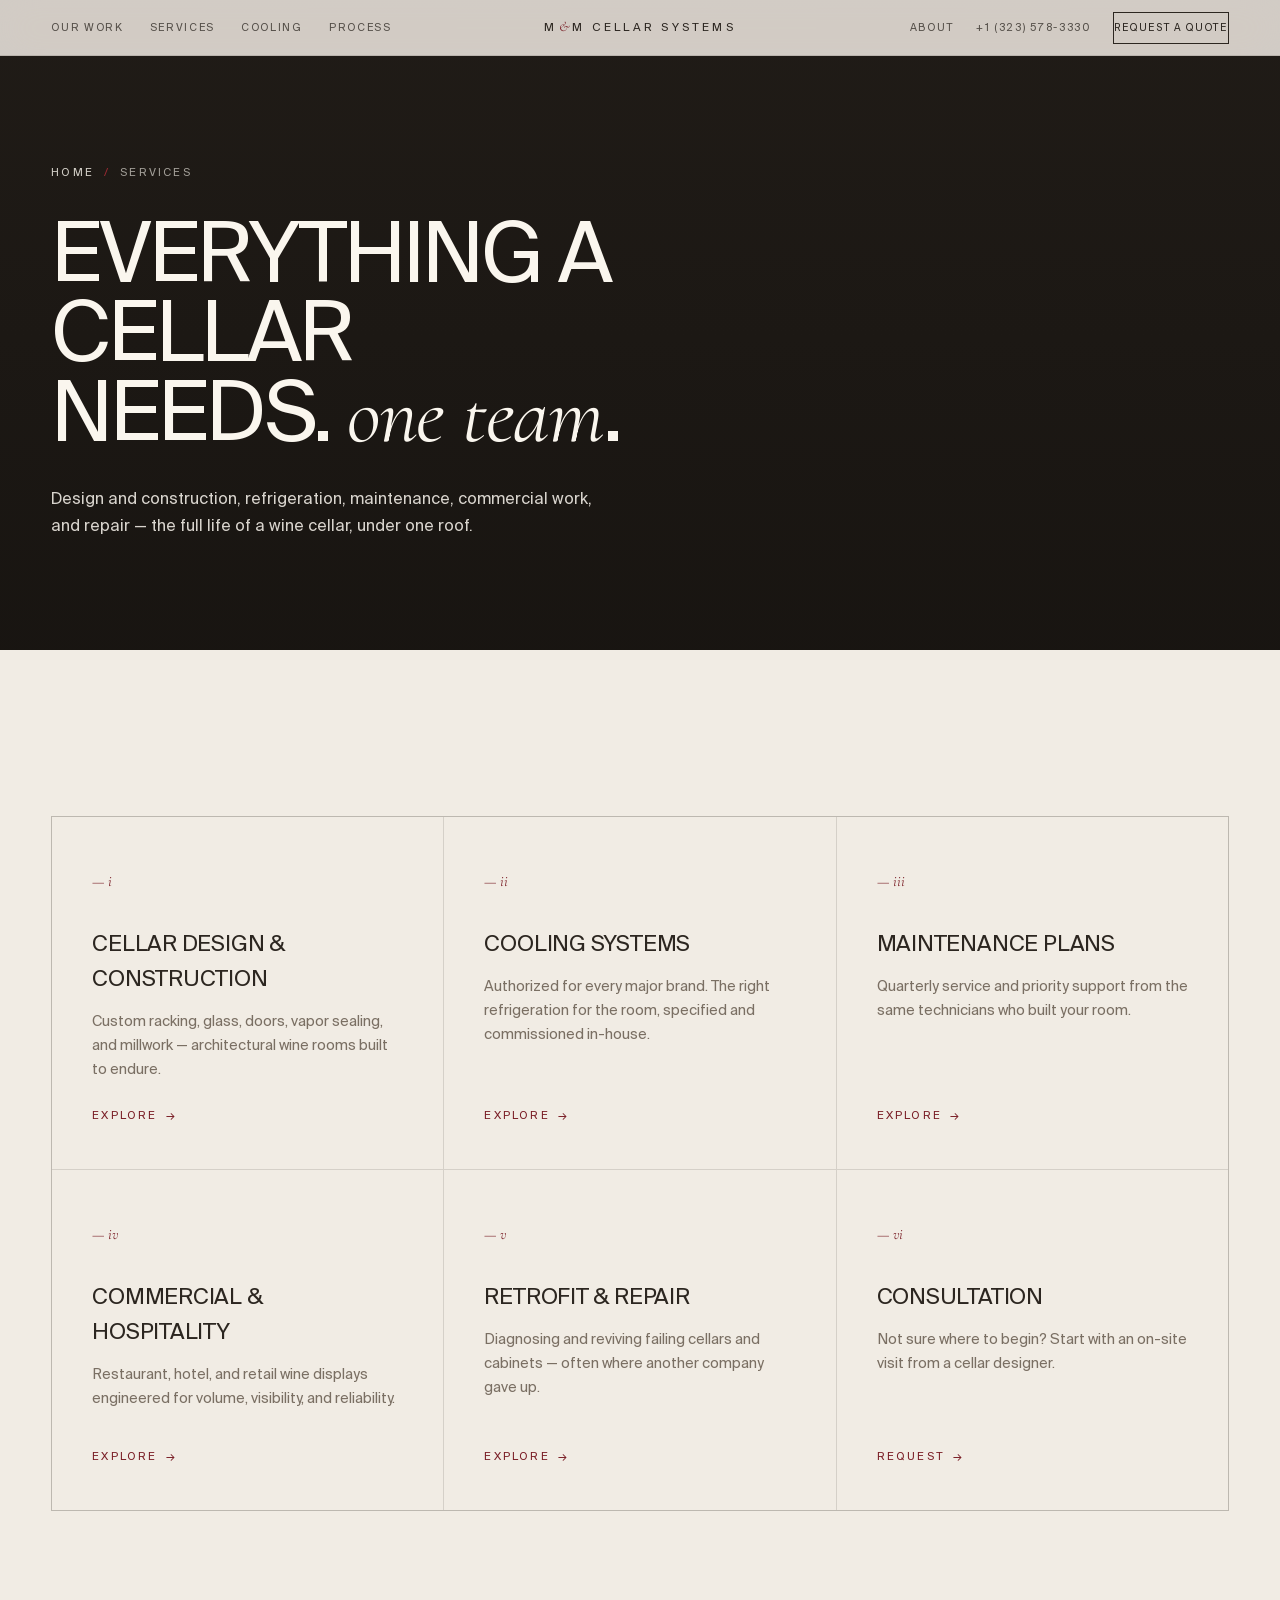
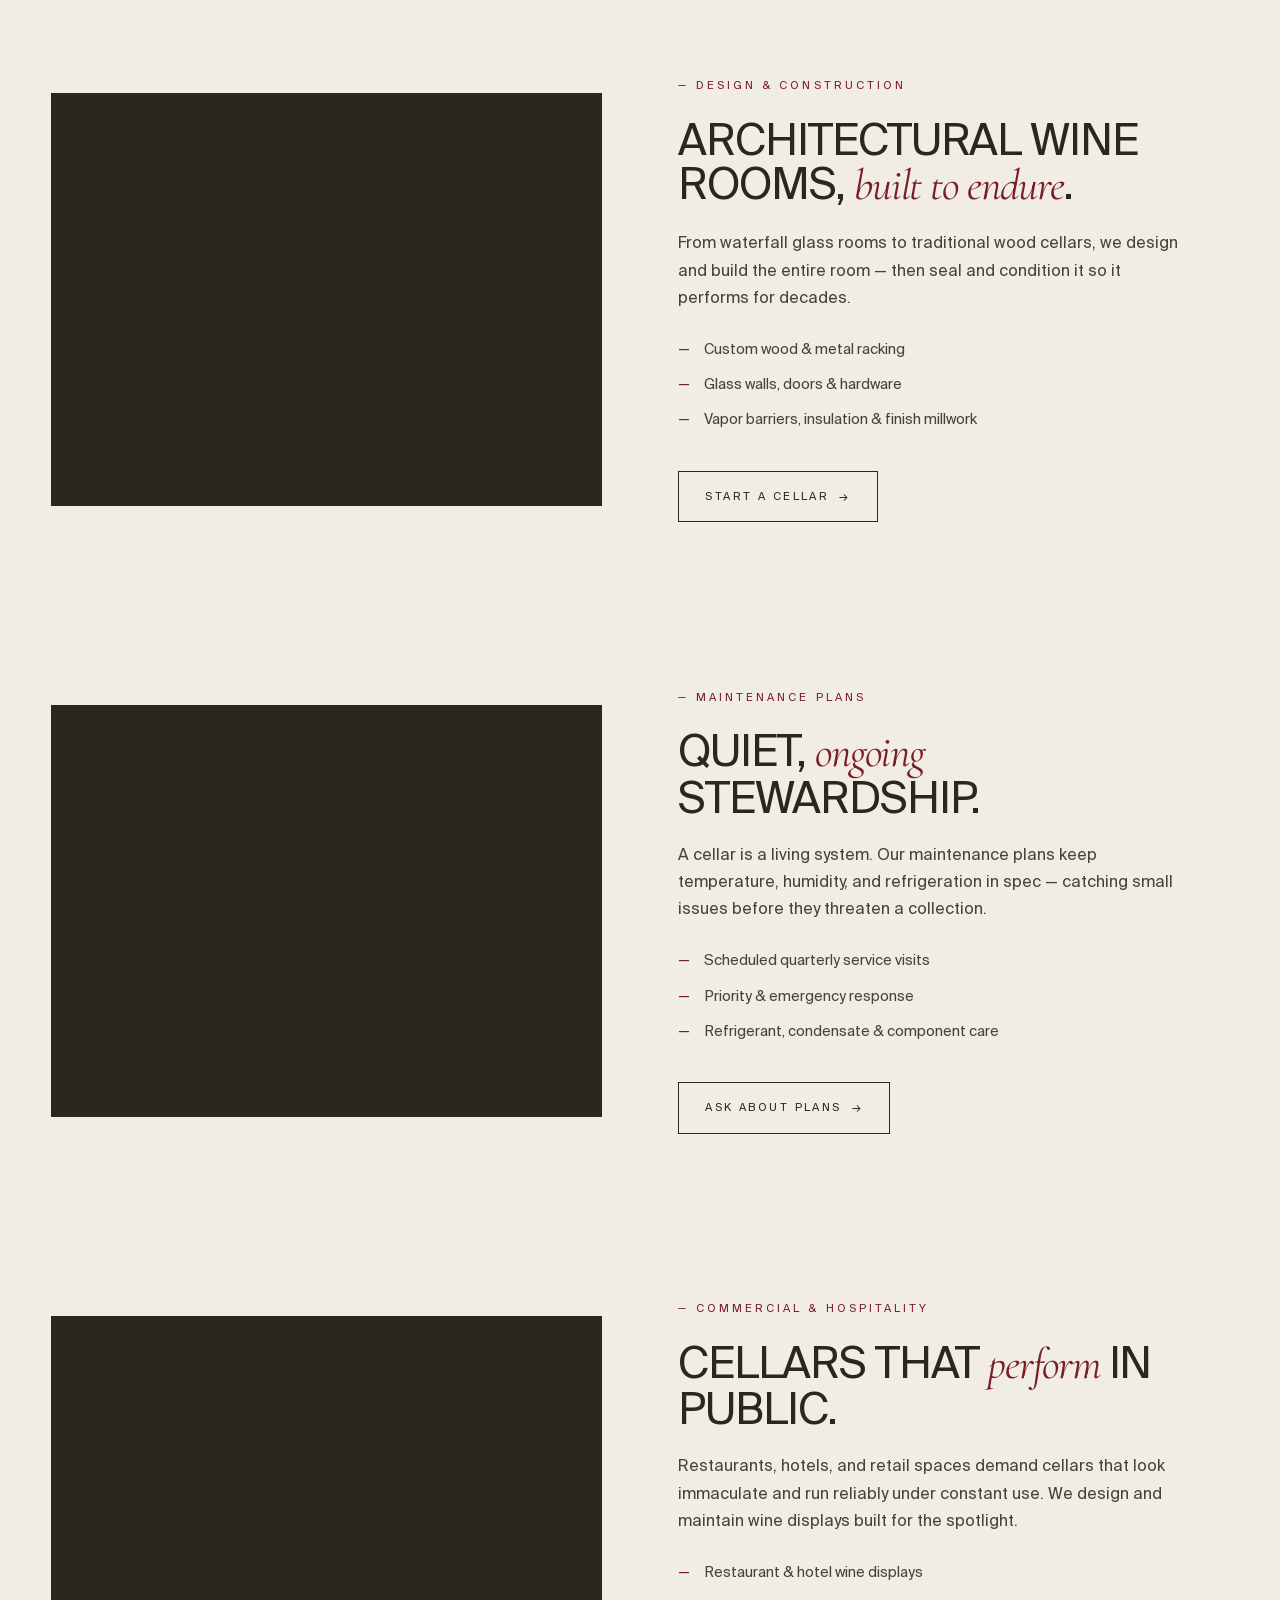
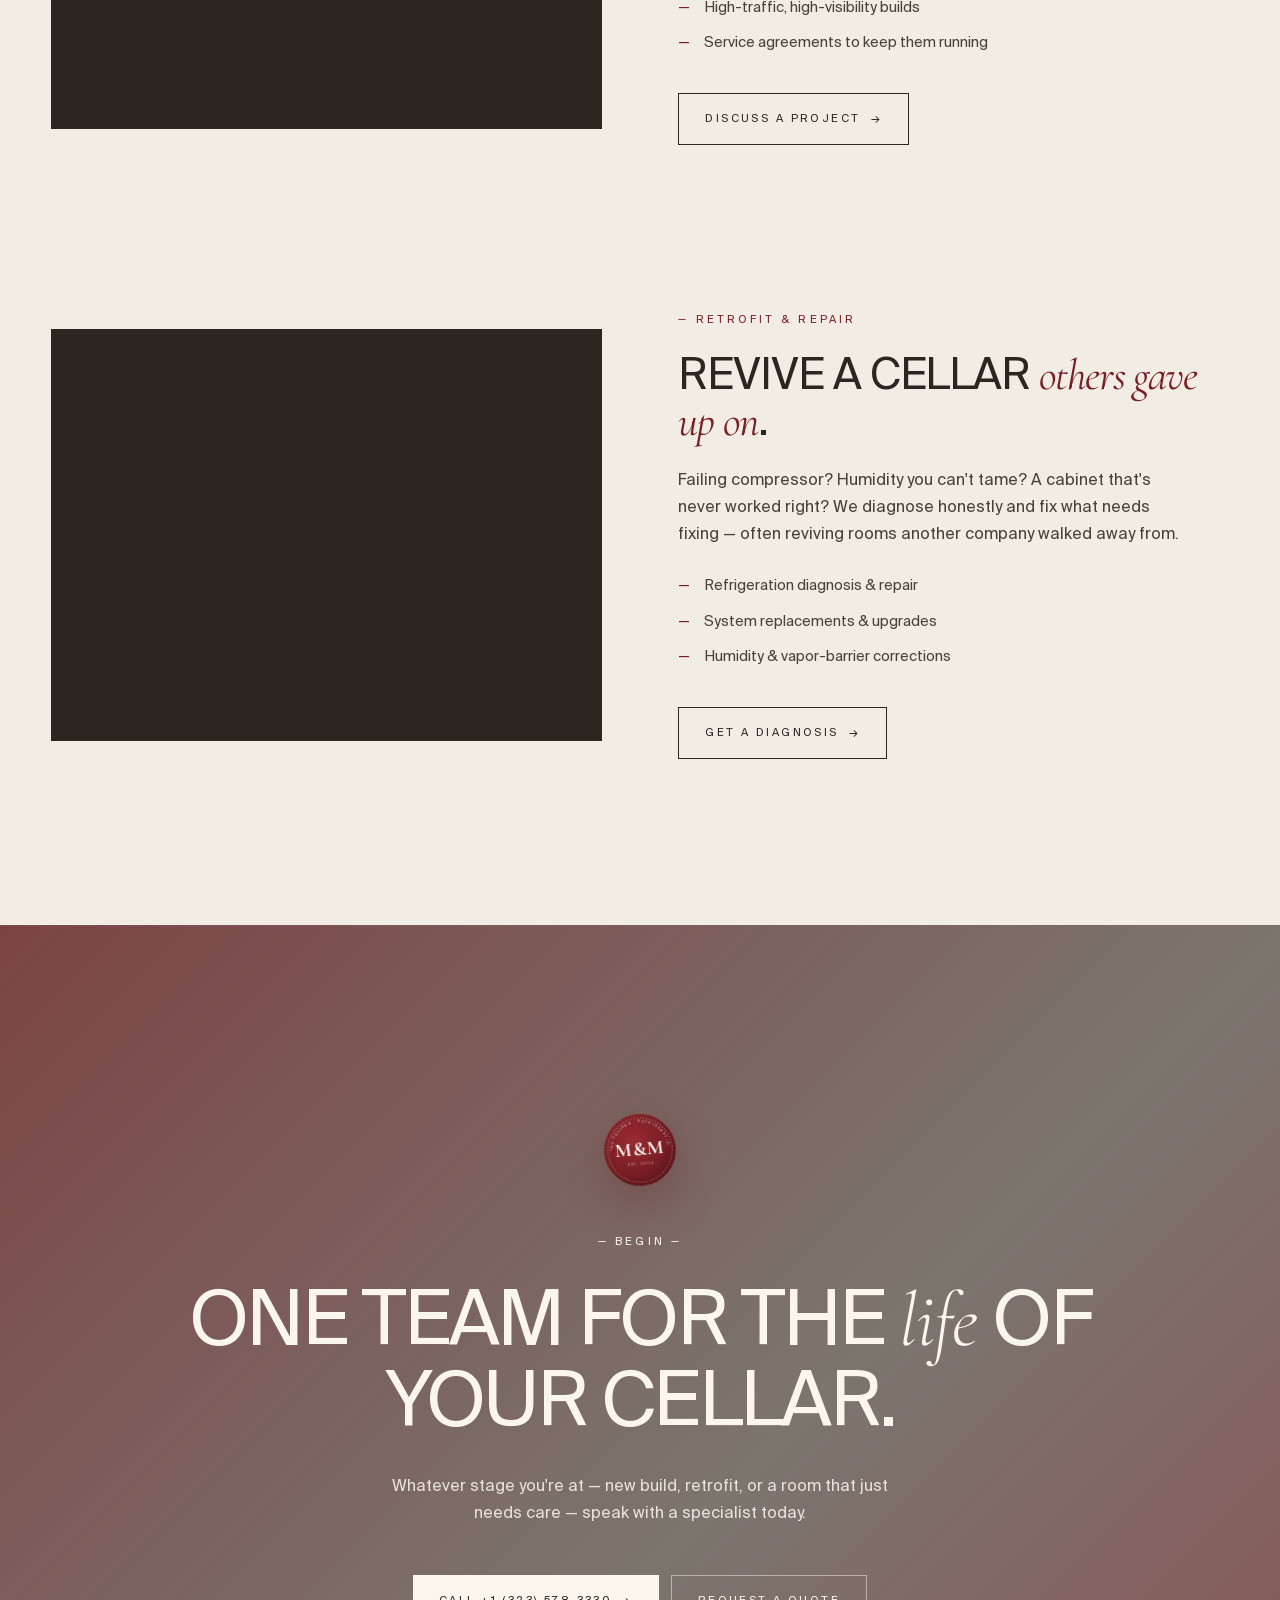
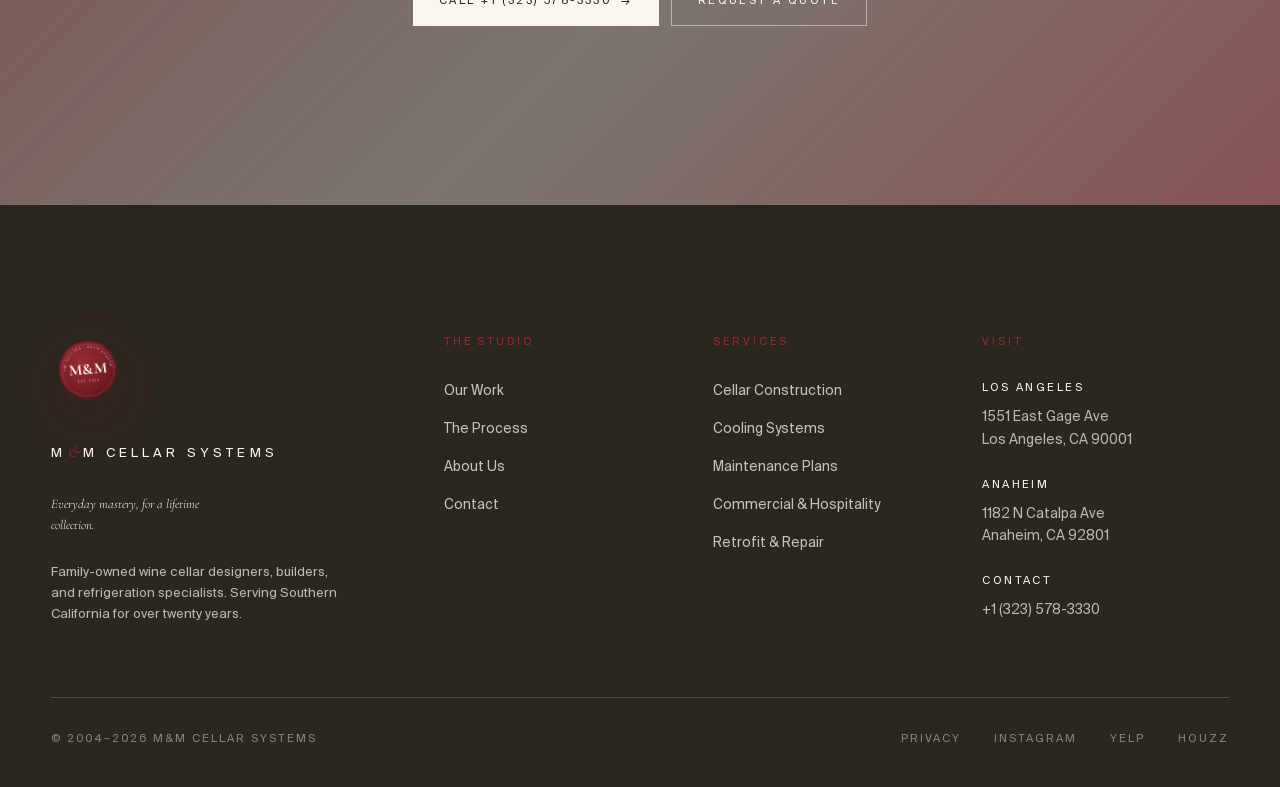
<file: services.html>
<!DOCTYPE html>
<html lang="en">

<head>
  <meta charset="UTF-8" />
  <meta name="viewport" content="width=device-width, initial-scale=1.0" />
  <title>Services — M&amp;M Cellar Systems | Cellar Construction, Cooling, Service</title>
  <meta name="description"
    content="Wine cellar design & construction, refrigeration, maintenance plans, commercial & hospitality cellars, and retrofit & repair — one specialist team across Southern California." />
  <link rel="preconnect" href="https://fonts.googleapis.com">
  <link rel="preconnect" href="https://fonts.gstatic.com" crossorigin>
  <link
    href="https://fonts.googleapis.com/css2?family=Cormorant+Garamond:ital,wght@0,300;0,400;0,600;0,700;1,300;1,400&family=Inter:wght@300;400;500;600&display=swap"
    rel="stylesheet">
  <link rel="stylesheet" href="assets/site.css">
</head>

<body>

  <nav class="nav">
    <div class="nav__links">
      <a href="work.html">Our Work</a>
      <a href="services.html">Services</a>
      <a href="cooling.html">Cooling</a>
      <a href="process.html">Process</a>
    </div>
    <a href="index.html" class="nav__brand">M<span class="amp">&amp;</span>M Cellar Systems</a>
    <div class="nav__right">
      <a href="about.html">About</a>
      <a href="tel:+13235783330">+1 (323) 578-3330</a>
      <a href="contact.html" class="nav__cta">Request a Quote</a>
      <button class="nav__toggle" aria-label="Menu"><span></span><span></span><span></span></button>
    </div>
  </nav>
  <div class="mobile-menu">
    <a href="work.html">Our Work</a>
    <a href="services.html">Services</a>
    <a href="cooling.html">Cooling</a>
    <a href="process.html">Process</a>
    <a href="about.html">About</a>
    <a href="contact.html"><em>Request a Quote</em></a>
    <div class="mm-foot"><a href="tel:+13235783330">+1 (323) 578-3330</a></div>
  </div>

  <section class="subhero">
    <div class="subhero__media" data-parallax
      style="background-image:url('https://images.pexels.com/photos/774455/pexels-photo-774455.jpeg?auto=compress&cs=tinysrgb&w=2400')">
    </div>
    <div class="subhero__inner">
      <div class="crumb"><a href="index.html">Home</a><span>/</span>Services</div>
      <h1 class="wipe">Everything a cellar<br>needs. <em>One team</em>.</h1>
      <p class="subhero__lede">Design and construction, refrigeration, maintenance, commercial work, and repair — the
        full life of a wine cellar, under one roof.</p>
    </div>
  </section>

  <section class="wrap">
    <div class="svc-grid">
      <a class="svc-card reveal" href="#construction">
        <div class="svc-card__num">— i</div>
        <h3>Cellar Design &amp; Construction</h3>
        <p>Custom racking, glass, doors, vapor sealing, and millwork — architectural wine rooms built to endure.</p>
        <span class="svc-card__link">Explore <span class="arrow">→</span></span>
      </a>
      <a class="svc-card reveal" href="cooling.html">
        <div class="svc-card__num">— ii</div>
        <h3>Cooling Systems</h3>
        <p>Authorized for every major brand. The right refrigeration for the room, specified and commissioned in-house.</p>
        <span class="svc-card__link">Explore <span class="arrow">→</span></span>
      </a>
      <a class="svc-card reveal" href="#maintenance">
        <div class="svc-card__num">— iii</div>
        <h3>Maintenance Plans</h3>
        <p>Quarterly service and priority support from the same technicians who built your room.</p>
        <span class="svc-card__link">Explore <span class="arrow">→</span></span>
      </a>
      <a class="svc-card reveal" href="#commercial">
        <div class="svc-card__num">— iv</div>
        <h3>Commercial &amp; Hospitality</h3>
        <p>Restaurant, hotel, and retail wine displays engineered for volume, visibility, and reliability.</p>
        <span class="svc-card__link">Explore <span class="arrow">→</span></span>
      </a>
      <a class="svc-card reveal" href="#retrofit">
        <div class="svc-card__num">— v</div>
        <h3>Retrofit &amp; Repair</h3>
        <p>Diagnosing and reviving failing cellars and cabinets — often where another company gave up.</p>
        <span class="svc-card__link">Explore <span class="arrow">→</span></span>
      </a>
      <a class="svc-card reveal" href="contact.html">
        <div class="svc-card__num">— vi</div>
        <h3>Consultation</h3>
        <p>Not sure where to begin? Start with an on-site visit from a cellar designer.</p>
        <span class="svc-card__link">Request <span class="arrow">→</span></span>
      </a>
    </div>
  </section>

  <section class="wrap" id="construction" style="padding-top:0;">
    <div class="frow reveal">
      <div class="frow__media"
        style="background-image:url('https://images.pexels.com/photos/9397571/pexels-photo-9397571.jpeg?auto=compress&cs=tinysrgb&w=1600')">
      </div>
      <div>
        <span class="label">— Design &amp; Construction</span>
        <h3>Architectural wine rooms, <em>built to endure</em>.</h3>
        <p>From waterfall glass rooms to traditional wood cellars, we design and build the entire room — then seal and
          condition it so it performs for decades.</p>
        <ul>
          <li>Custom wood &amp; metal racking</li>
          <li>Glass walls, doors &amp; hardware</li>
          <li>Vapor barriers, insulation &amp; finish millwork</li>
        </ul>
        <div class="cta-inline"><a href="contact.html" class="btn btn--outline">Start A Cellar <span class="arrow">→</span></a></div>
      </div>
    </div>
  </section>

  <section class="wrap" id="maintenance" style="padding-top:0;">
    <div class="frow frow--rev reveal">
      <div class="frow__media"
        style="background-image:url('https://images.pexels.com/photos/774455/pexels-photo-774455.jpeg?auto=compress&cs=tinysrgb&w=1600')">
      </div>
      <div>
        <span class="label">— Maintenance Plans</span>
        <h3>Quiet, <em>ongoing</em> stewardship.</h3>
        <p>A cellar is a living system. Our maintenance plans keep temperature, humidity, and refrigeration in spec —
          catching small issues before they threaten a collection.</p>
        <ul>
          <li>Scheduled quarterly service visits</li>
          <li>Priority &amp; emergency response</li>
          <li>Refrigerant, condensate &amp; component care</li>
        </ul>
        <div class="cta-inline"><a href="contact.html" class="btn btn--outline">Ask About Plans <span class="arrow">→</span></a></div>
      </div>
    </div>
  </section>

  <section class="wrap" id="commercial" style="padding-top:0;">
    <div class="frow reveal">
      <div class="frow__media"
        style="background-image:url('https://images.pexels.com/photos/17765439/pexels-photo-17765439.jpeg?auto=compress&cs=tinysrgb&w=1600')">
      </div>
      <div>
        <span class="label">— Commercial &amp; Hospitality</span>
        <h3>Cellars that <em>perform</em> in public.</h3>
        <p>Restaurants, hotels, and retail spaces demand cellars that look immaculate and run reliably under constant
          use. We design and maintain wine displays built for the spotlight.</p>
        <ul>
          <li>Restaurant &amp; hotel wine displays</li>
          <li>High-traffic, high-visibility builds</li>
          <li>Service agreements to keep them running</li>
        </ul>
        <div class="cta-inline"><a href="contact.html" class="btn btn--outline">Discuss A Project <span class="arrow">→</span></a></div>
      </div>
    </div>
  </section>

  <section class="wrap" id="retrofit" style="padding-top:0;">
    <div class="frow frow--rev reveal">
      <div class="frow__media"
        style="background-image:url('https://images.pexels.com/photos/1283219/pexels-photo-1283219.jpeg?auto=compress&cs=tinysrgb&w=1600')">
      </div>
      <div>
        <span class="label">— Retrofit &amp; Repair</span>
        <h3>Revive a cellar <em>others gave up on</em>.</h3>
        <p>Failing compressor? Humidity you can't tame? A cabinet that's never worked right? We diagnose honestly and
          fix what needs fixing — often reviving rooms another company walked away from.</p>
        <ul>
          <li>Refrigeration diagnosis &amp; repair</li>
          <li>System replacements &amp; upgrades</li>
          <li>Humidity &amp; vapor-barrier corrections</li>
        </ul>
        <div class="cta-inline"><a href="contact.html" class="btn btn--outline">Get A Diagnosis <span class="arrow">→</span></a></div>
      </div>
    </div>
  </section>

  <section class="cta" id="contact">
    <div class="cta__media"></div>
    <div class="cta__inner reveal">
      <span class="seal-slot cta-seal" data-seal></span>
      <span class="label">— Begin —</span>
      <h2 class="cta__title">One team for the <em>life</em> of your cellar.</h2>
      <p class="cta__sub">Whatever stage you're at — new build, retrofit, or a room that just needs care — speak with a
        specialist today.</p>
      <div class="cta__actions">
        <a href="tel:+13235783330" class="btn btn--primary">Call +1 (323) 578-3330 <span class="arrow">→</span></a>
        <a href="contact.html" class="btn btn--ghost">Request a Quote</a>
      </div>
    </div>
  </section>

  <footer>
    <div class="foot__top">
      <div class="foot__brand">
        <span class="seal-slot foot-seal" data-seal></span>
        <h3>M<span class="amp">&amp;</span>M Cellar Systems</h3>
        <p class="foot__tagline">Everyday <em style="font-style:italic;">mastery</em>, for a lifetime collection.</p>
        <p>Family-owned wine cellar designers, builders, and refrigeration specialists. Serving Southern California for
          over twenty years.</p>
      </div>
      <div class="foot__col">
        <h5>The Studio</h5>
        <ul>
          <li><a href="work.html">Our Work</a></li>
          <li><a href="process.html">The Process</a></li>
          <li><a href="about.html">About Us</a></li>
          <li><a href="contact.html">Contact</a></li>
        </ul>
      </div>
      <div class="foot__col">
        <h5>Services</h5>
        <ul>
          <li><a href="services.html#construction">Cellar Construction</a></li>
          <li><a href="cooling.html">Cooling Systems</a></li>
          <li><a href="services.html#maintenance">Maintenance Plans</a></li>
          <li><a href="services.html#commercial">Commercial &amp; Hospitality</a></li>
          <li><a href="services.html#retrofit">Retrofit &amp; Repair</a></li>
        </ul>
      </div>
      <div class="foot__col">
        <h5>Visit</h5>
        <address><b>Los Angeles</b>1551 East Gage Ave<br>Los Angeles, CA 90001</address>
        <address style="margin-top:24px;"><b>Anaheim</b>1182 N Catalpa Ave<br>Anaheim, CA 92801</address>
        <address style="margin-top:24px;"><b>Contact</b>+1 (323) 578-3330</address>
      </div>
    </div>
    <div class="foot__bottom">
      <div>© 2004–2026 M&amp;M Cellar Systems</div>
      <div>
        <a href="#">Privacy</a>
        <a href="#">Instagram</a>
        <a href="#">Yelp</a>
        <a href="#">Houzz</a>
      </div>
    </div>
  </footer>

  <script src="assets/site.js"></script>
</body>

</html>
</file>
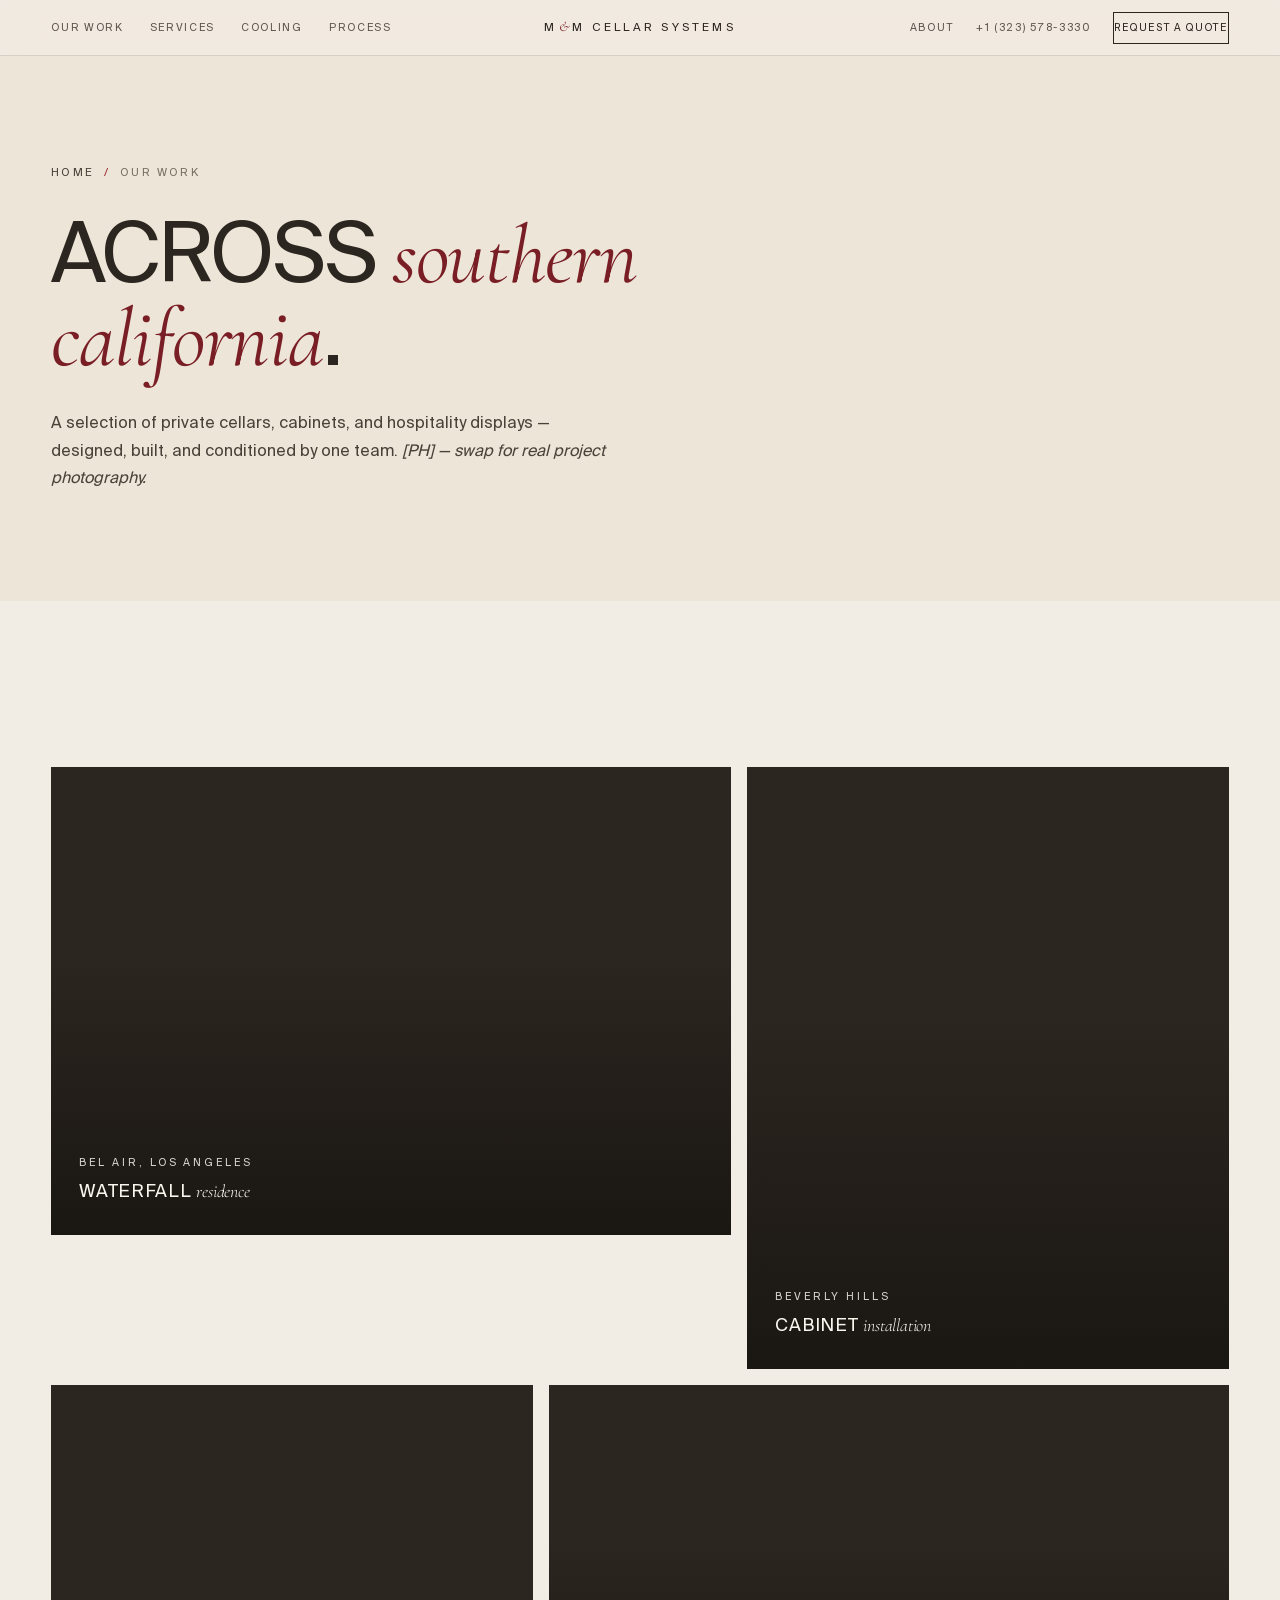
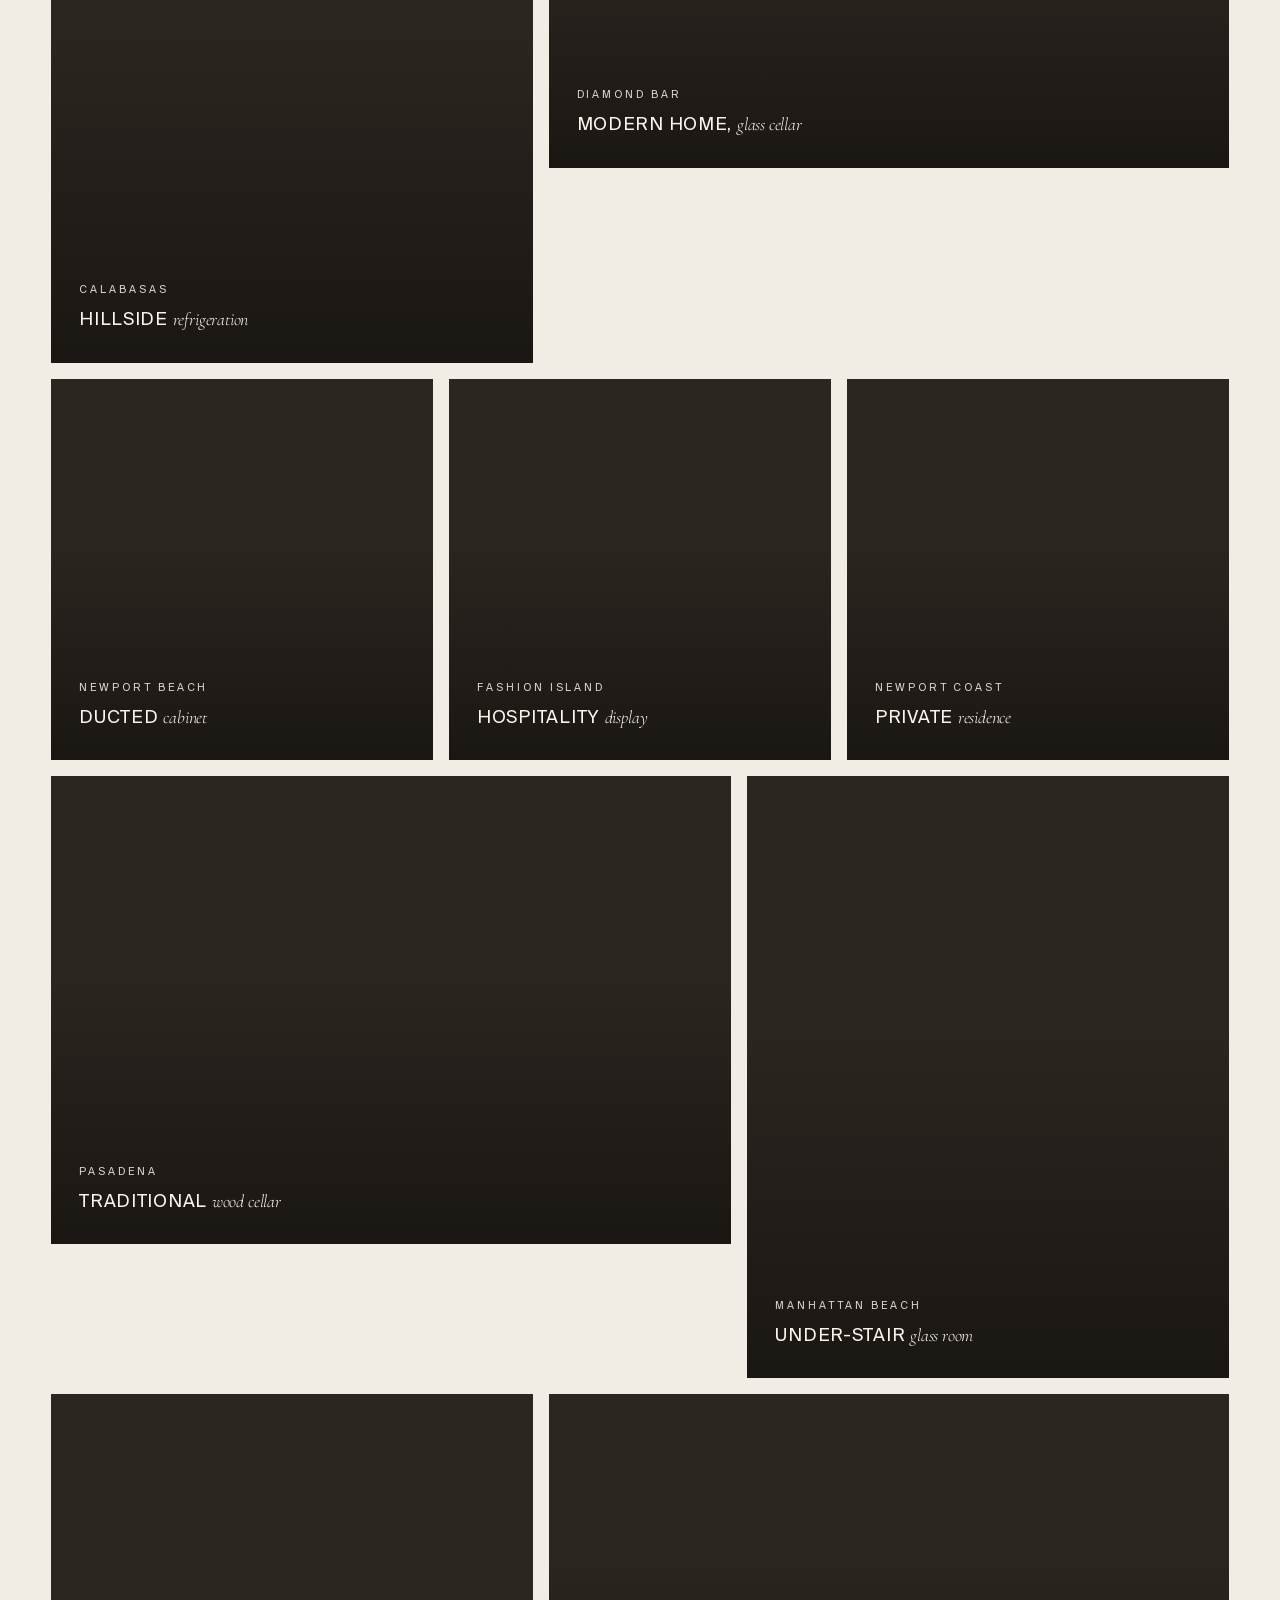
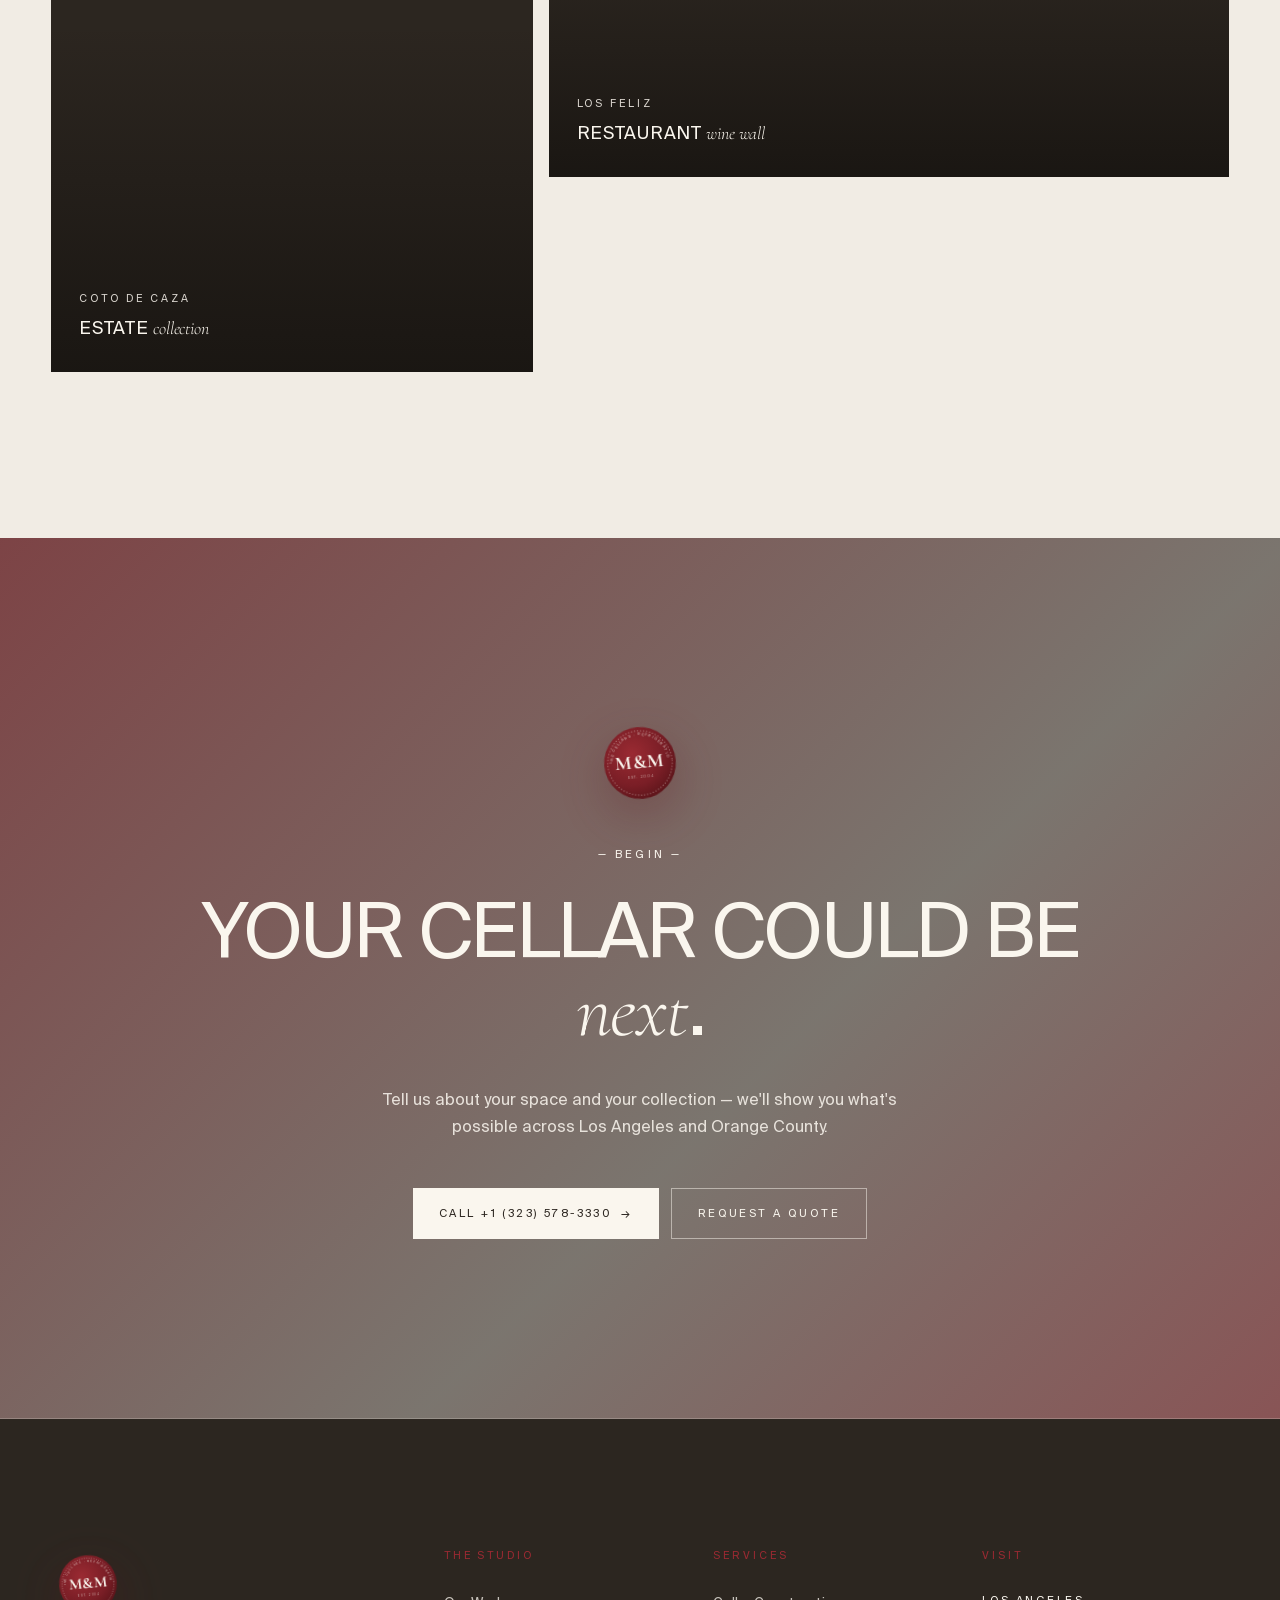
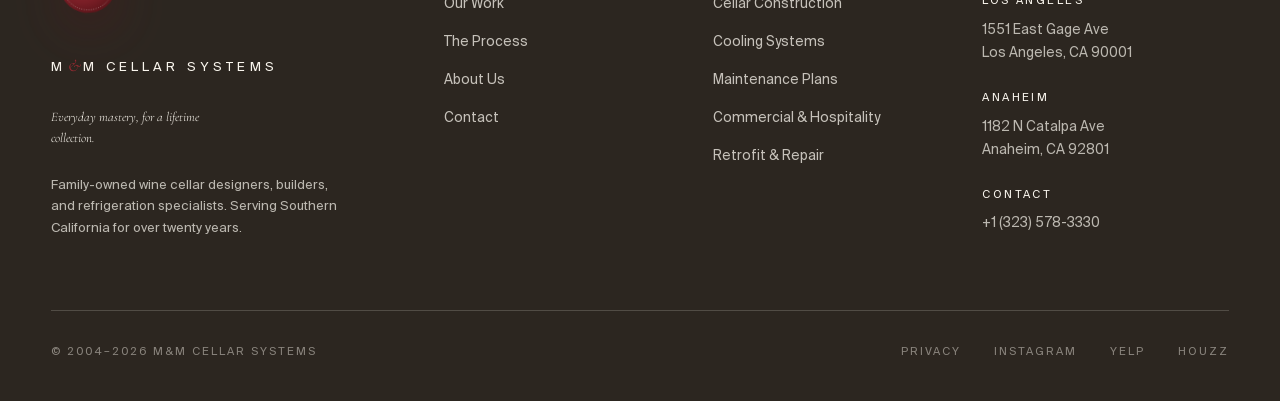
<file: work.html>
<!DOCTYPE html>
<html lang="en">

<head>
  <meta charset="UTF-8" />
  <meta name="viewport" content="width=device-width, initial-scale=1.0" />
  <title>Our Work — M&amp;M Cellar Systems | Wine Cellars Across Southern California</title>
  <meta name="description"
    content="Selected wine cellar projects across Los Angeles and Orange County — waterfall glass rooms, hillside refrigeration, hospitality displays, and more." />
  <link rel="preconnect" href="https://fonts.googleapis.com">
  <link rel="preconnect" href="https://fonts.gstatic.com" crossorigin>
  <link
    href="https://fonts.googleapis.com/css2?family=Cormorant+Garamond:ital,wght@0,300;0,400;0,600;0,700;1,300;1,400&family=Inter:wght@300;400;500;600&display=swap"
    rel="stylesheet">
  <link rel="stylesheet" href="assets/site.css">
</head>

<body>

  <nav class="nav">
    <div class="nav__links">
      <a href="work.html">Our Work</a>
      <a href="services.html">Services</a>
      <a href="cooling.html">Cooling</a>
      <a href="process.html">Process</a>
    </div>
    <a href="index.html" class="nav__brand">M<span class="amp">&amp;</span>M Cellar Systems</a>
    <div class="nav__right">
      <a href="about.html">About</a>
      <a href="tel:+13235783330">+1 (323) 578-3330</a>
      <a href="contact.html" class="nav__cta">Request a Quote</a>
      <button class="nav__toggle" aria-label="Menu"><span></span><span></span><span></span></button>
    </div>
  </nav>
  <div class="mobile-menu">
    <a href="work.html">Our Work</a>
    <a href="services.html">Services</a>
    <a href="cooling.html">Cooling</a>
    <a href="process.html">Process</a>
    <a href="about.html">About</a>
    <a href="contact.html"><em>Request a Quote</em></a>
    <div class="mm-foot"><a href="tel:+13235783330">+1 (323) 578-3330</a></div>
  </div>

  <section class="subhero subhero--paper">
    <div class="subhero__inner">
      <div class="crumb"><a href="index.html">Home</a><span>/</span>Our Work</div>
      <h1 class="wipe">Across <em>southern california</em>.</h1>
      <p class="subhero__lede">A selection of private cellars, cabinets, and hospitality displays — designed, built, and
        conditioned by one team. <em>[PH] — swap for real project photography.</em></p>
    </div>
  </section>

  <section class="wrap">
    <div class="work__grid">
      <article class="proj p1 reveal">
        <div class="proj__img" style="background-image:url('https://images.pexels.com/photos/9397571/pexels-photo-9397571.jpeg?auto=compress&cs=tinysrgb&w=2000')"></div>
        <div class="proj__shade"></div>
        <div class="proj__body"><div class="proj__loc">Bel Air, Los Angeles</div><h3 class="proj__title">Waterfall <em>residence</em></h3></div>
      </article>
      <article class="proj p2 reveal">
        <div class="proj__img" style="background-image:url('https://images.pexels.com/photos/2664150/pexels-photo-2664150.jpeg?auto=compress&cs=tinysrgb&w=1200')"></div>
        <div class="proj__shade"></div>
        <div class="proj__body"><div class="proj__loc">Beverly Hills</div><h3 class="proj__title">Cabinet <em>installation</em></h3></div>
      </article>
      <article class="proj p3 reveal">
        <div class="proj__img" style="background-image:url('https://images.pexels.com/photos/5690802/pexels-photo-5690802.jpeg?auto=compress&cs=tinysrgb&w=1200')"></div>
        <div class="proj__shade"></div>
        <div class="proj__body"><div class="proj__loc">Calabasas</div><h3 class="proj__title">Hillside <em>refrigeration</em></h3></div>
      </article>
      <article class="proj p4 reveal">
        <div class="proj__img" style="background-image:url('https://images.pexels.com/photos/774455/pexels-photo-774455.jpeg?auto=compress&cs=tinysrgb&w=2000')"></div>
        <div class="proj__shade"></div>
        <div class="proj__body"><div class="proj__loc">Diamond Bar</div><h3 class="proj__title">Modern home, <em>glass cellar</em></h3></div>
      </article>
      <article class="proj p5 reveal">
        <div class="proj__img" style="background-image:url('https://images.pexels.com/photos/15273128/pexels-photo-15273128.jpeg?auto=compress&cs=tinysrgb&w=1000')"></div>
        <div class="proj__shade"></div>
        <div class="proj__body"><div class="proj__loc">Newport Beach</div><h3 class="proj__title">Ducted <em>cabinet</em></h3></div>
      </article>
      <article class="proj p6 reveal">
        <div class="proj__img" style="background-image:url('https://images.pexels.com/photos/17765439/pexels-photo-17765439.jpeg?auto=compress&cs=tinysrgb&w=1000')"></div>
        <div class="proj__shade"></div>
        <div class="proj__body"><div class="proj__loc">Fashion Island</div><h3 class="proj__title">Hospitality <em>display</em></h3></div>
      </article>
      <article class="proj p7 reveal">
        <div class="proj__img" style="background-image:url('https://images.pexels.com/photos/1283219/pexels-photo-1283219.jpeg?auto=compress&cs=tinysrgb&w=1000')"></div>
        <div class="proj__shade"></div>
        <div class="proj__body"><div class="proj__loc">Newport Coast</div><h3 class="proj__title">Private <em>residence</em></h3></div>
      </article>
      <article class="proj p1 reveal">
        <div class="proj__img" style="background-image:url('https://images.pexels.com/photos/2702805/pexels-photo-2702805.jpeg?auto=compress&cs=tinysrgb&w=2000')"></div>
        <div class="proj__shade"></div>
        <div class="proj__body"><div class="proj__loc">Pasadena</div><h3 class="proj__title">Traditional <em>wood cellar</em></h3></div>
      </article>
      <article class="proj p2 reveal">
        <div class="proj__img" style="background-image:url('https://images.pexels.com/photos/3171770/pexels-photo-3171770.jpeg?auto=compress&cs=tinysrgb&w=1200')"></div>
        <div class="proj__shade"></div>
        <div class="proj__body"><div class="proj__loc">Manhattan Beach</div><h3 class="proj__title">Under-stair <em>glass room</em></h3></div>
      </article>
      <article class="proj p3 reveal">
        <div class="proj__img" style="background-image:url('https://images.pexels.com/photos/1407846/pexels-photo-1407846.jpeg?auto=compress&cs=tinysrgb&w=1200')"></div>
        <div class="proj__shade"></div>
        <div class="proj__body"><div class="proj__loc">Coto de Caza</div><h3 class="proj__title">Estate <em>collection</em></h3></div>
      </article>
      <article class="proj p4 reveal">
        <div class="proj__img" style="background-image:url('https://images.pexels.com/photos/1300975/pexels-photo-1300975.jpeg?auto=compress&cs=tinysrgb&w=2000')"></div>
        <div class="proj__shade"></div>
        <div class="proj__body"><div class="proj__loc">Los Feliz</div><h3 class="proj__title">Restaurant <em>wine wall</em></h3></div>
      </article>
    </div>
  </section>

  <section class="cta" id="contact">
    <div class="cta__media"></div>
    <div class="cta__inner reveal">
      <span class="seal-slot cta-seal" data-seal></span>
      <span class="label">— Begin —</span>
      <h2 class="cta__title">Your cellar could be <em>next</em>.</h2>
      <p class="cta__sub">Tell us about your space and your collection — we'll show you what's possible across Los Angeles
        and Orange County.</p>
      <div class="cta__actions">
        <a href="tel:+13235783330" class="btn btn--primary">Call +1 (323) 578-3330 <span class="arrow">→</span></a>
        <a href="contact.html" class="btn btn--ghost">Request a Quote</a>
      </div>
    </div>
  </section>

  <footer>
    <div class="foot__top">
      <div class="foot__brand">
        <span class="seal-slot foot-seal" data-seal></span>
        <h3>M<span class="amp">&amp;</span>M Cellar Systems</h3>
        <p class="foot__tagline">Everyday <em style="font-style:italic;">mastery</em>, for a lifetime collection.</p>
        <p>Family-owned wine cellar designers, builders, and refrigeration specialists. Serving Southern California for
          over twenty years.</p>
      </div>
      <div class="foot__col">
        <h5>The Studio</h5>
        <ul>
          <li><a href="work.html">Our Work</a></li>
          <li><a href="process.html">The Process</a></li>
          <li><a href="about.html">About Us</a></li>
          <li><a href="contact.html">Contact</a></li>
        </ul>
      </div>
      <div class="foot__col">
        <h5>Services</h5>
        <ul>
          <li><a href="services.html#construction">Cellar Construction</a></li>
          <li><a href="cooling.html">Cooling Systems</a></li>
          <li><a href="services.html#maintenance">Maintenance Plans</a></li>
          <li><a href="services.html#commercial">Commercial &amp; Hospitality</a></li>
          <li><a href="services.html#retrofit">Retrofit &amp; Repair</a></li>
        </ul>
      </div>
      <div class="foot__col">
        <h5>Visit</h5>
        <address><b>Los Angeles</b>1551 East Gage Ave<br>Los Angeles, CA 90001</address>
        <address style="margin-top:24px;"><b>Anaheim</b>1182 N Catalpa Ave<br>Anaheim, CA 92801</address>
        <address style="margin-top:24px;"><b>Contact</b>+1 (323) 578-3330</address>
      </div>
    </div>
    <div class="foot__bottom">
      <div>© 2004–2026 M&amp;M Cellar Systems</div>
      <div>
        <a href="#">Privacy</a>
        <a href="#">Instagram</a>
        <a href="#">Yelp</a>
        <a href="#">Houzz</a>
      </div>
    </div>
  </footer>

  <script src="assets/site.js"></script>
</body>

</html>
</file>
<file: assets/site.css>
@font-face { font-family: 'Suisse Intl'; src: url('fonts/SuisseIntl-Light.ttf') format('truetype'); font-weight: 300; font-style: normal; font-display: swap; }
    @font-face { font-family: 'Suisse Intl'; src: url('fonts/SuisseIntl-Regular.ttf') format('truetype'); font-weight: 400; font-style: normal; font-display: swap; }
    @font-face { font-family: 'Suisse Intl'; src: url('fonts/SuisseIntl-Bold.ttf') format('truetype'); font-weight: 700; font-style: normal; font-display: swap; }

    :root {
      --ink: #2c2620;
      --ink-soft: #4a4239;
      --paper: #f1ece4;
      --paper-warm: #ede5d7;
      --cream: #faf6ee;
      --bone: #e8e0d2;
      --accent: #7a1e26;
      /* M&M wine red — deep, saturated burgundy */
      --accent-soft: #9a2a32;
      /* slightly lifted for dark backgrounds */
      --accent-deep: #5c1419;
      /* deepest, for hovers/shadows */
      --rule: rgba(44, 38, 32, 0.14);
      --rule-light: rgba(250, 246, 238, 0.18);
      --muted: #7a6f63;
      --display: "Suisse Intl", "Inter", -apple-system, BlinkMacSystemFont, sans-serif;
      --serif: "Cormorant Garamond", "Times New Roman", serif;
      --max: 1440px;
      --gutter: clamp(24px, 4vw, 64px);
      --ease: cubic-bezier(.2, .7, .2, 1);
    }

    *,
    *::before,
    *::after {
      box-sizing: border-box;
      margin: 0;
      padding: 0;
    }

    html {
      scroll-behavior: smooth;
      -webkit-font-smoothing: antialiased;
    }

    body {
      font-family: var(--display);
      background: var(--paper);
      color: var(--ink);
      font-size: 15px;
      line-height: 1.6;
      font-weight: 400;
      overflow-x: hidden;
    }

    img {
      display: block;
      max-width: 100%;
      height: auto;
    }

    a {
      color: inherit;
      text-decoration: none;
    }

    button {
      font-family: inherit;
      cursor: pointer;
      border: none;
      background: none;
    }

    /* NAV */
    .nav {
      position: fixed;
      top: 0;
      left: 0;
      right: 0;
      z-index: 100;
      height: 56px;
      padding: 0 var(--gutter);
      display: grid;
      grid-template-columns: 1fr auto 1fr;
      align-items: center;
      background: rgba(241, 236, 228, 0.85);
      backdrop-filter: saturate(180%) blur(20px);
      -webkit-backdrop-filter: saturate(180%) blur(20px);
      border-bottom: 1px solid var(--rule);
      transition: background .3s var(--ease);
    }

    .nav__links {
      display: flex;
      align-items: center;
      gap: 26px;
      font-size: 10.5px;
      font-weight: 500;
      letter-spacing: 0.16em;
      text-transform: uppercase;
    }

    .nav__links a {
      opacity: .75;
      transition: opacity .25s var(--ease);
      padding: 6px 0;
    }

    .nav__links a:hover {
      opacity: 1;
    }

    .nav__brand {
      font-family: var(--display);
      font-weight: 500;
      font-size: 11.5px;
      letter-spacing: 0.28em;
      text-transform: uppercase;
      text-align: center;
      white-space: nowrap;
      display: inline-flex;
      align-items: center;
      justify-content: center;
    }

    .nav__brand .amp {
      font-family: var(--serif);
      font-style: italic;
      font-weight: 400;
      letter-spacing: 0;
      text-transform: none;
      font-size: 14px;
      margin: 0 2px;
      color: var(--accent);
    }

    .nav__right {
      display: flex;
      align-items: center;
      justify-content: flex-end;
      gap: 22px;
      font-size: 10.5px;
      font-weight: 500;
      letter-spacing: 0.16em;
      text-transform: uppercase;
    }

    .nav__right>a {
      opacity: .75;
      transition: opacity .25s var(--ease);
      padding: 6px 0;
      line-height: 1;
    }

    .nav__right>a:hover {
      opacity: 1;
    }

    .nav__cta {
      display: inline-flex;
      align-items: center;
      height: 32px;
      padding: 0 14px;
      border: 1px solid var(--ink);
      transition: all .25s var(--ease);
      opacity: 1 !important;
      font-size: 10px;
      line-height: 1;
      color: var(--ink);
    }

    .nav__cta:hover {
      background: var(--accent);
      color: var(--cream);
      border-color: var(--accent);
    }

    @media (max-width: 900px) {
      .nav__links {
        display: none;
      }

      .nav__right>a:not(.nav__cta) {
        display: none;
      }
    }

    /* HERO */
    .hero {
      position: relative;
      height: 100vh;
      min-height: 720px;
      overflow: hidden;
      background: var(--ink);
    }

    .hero__media {
      position: absolute;
      inset: 0;
      overflow: hidden;
      background: var(--ink);
    }

    .hero__video {
      position: absolute;
      inset: 0;
      width: 100%;
      height: 100%;
      object-fit: cover;
      filter: saturate(0.92) contrast(1.02);
    }

    .hero__media::after {
      content: "";
      position: absolute;
      inset: 0;
      background: linear-gradient(180deg, rgba(20, 17, 14, .28) 0%, rgba(20, 17, 14, .12) 45%, rgba(20, 17, 14, .72) 100%);
    }

    @keyframes heroFloat {
      from {
        transform: scale(1.04);
      }

      to {
        transform: scale(1.09);
      }
    }

    .hero__content {
      position: absolute;
      inset: 0;
      display: flex;
      flex-direction: column;
      justify-content: flex-end;
      padding: 0 var(--gutter) clamp(60px, 9vh, 110px);
      color: var(--cream);
      z-index: 2;
    }

    .hero__eyebrow {
      font-size: 11px;
      letter-spacing: 0.32em;
      text-transform: uppercase;
      font-weight: 500;
      color: var(--cream);
      margin-bottom: 24px;
      opacity: 0;
      animation: rise .9s var(--ease) .15s forwards;
    }

    .hero__title {
      font-family: var(--display);
      font-weight: 400;
      font-size: clamp(48px, 8.5vw, 132px);
      line-height: 0.95;
      letter-spacing: -0.04em;
      text-transform: uppercase;
      max-width: 13ch;
      margin-bottom: 32px;
    }

    .hero__title .ln {
      display: block;
      opacity: 0;
      transform: translateY(40px);
      animation: rise 1.2s var(--ease) forwards;
    }

    .hero__title .ln:nth-child(1) {
      animation-delay: .3s;
    }

    .hero__title .ln:nth-child(2) {
      animation-delay: .45s;
    }

    .hero__title .ln:nth-child(3) {
      animation-delay: .6s;
    }

    .hero__title em {
      font-family: var(--serif);
      font-style: italic;
      font-weight: 300;
      text-transform: lowercase;
      letter-spacing: -0.02em;
      color: var(--cream);
    }

    .hero__bottom {
      display: flex;
      justify-content: space-between;
      align-items: flex-end;
      gap: 40px;
      flex-wrap: wrap;
      opacity: 0;
      animation: rise 1s var(--ease) .85s forwards;
    }

    .hero__sub {
      max-width: 38ch;
      font-size: 14px;
      line-height: 1.65;
      color: rgba(250, 246, 238, .85);
    }

    .hero__actions {
      display: flex;
      gap: 12px;
      flex-wrap: wrap;
    }

    .btn {
      display: inline-flex;
      align-items: center;
      gap: 10px;
      padding: 16px 26px;
      font-size: 11px;
      letter-spacing: 0.22em;
      text-transform: uppercase;
      font-weight: 500;
      border-radius: 0;
      transition: all .3s var(--ease);
    }

    .btn--primary {
      background: var(--cream);
      color: var(--ink);
    }

    .btn--primary:hover {
      background: var(--accent);
      color: var(--cream);
    }

    .btn--wine {
      background: var(--accent);
      color: var(--cream);
    }

    .btn--wine:hover {
      background: var(--accent-deep);
      color: var(--cream);
    }

    .btn--ghost {
      border: 1px solid rgba(250, 246, 238, .5);
      color: var(--cream);
    }

    .btn--ghost:hover {
      background: var(--cream);
      color: var(--ink);
      border-color: var(--cream);
    }

    .btn--outline {
      border: 1px solid var(--ink);
      color: var(--ink);
    }

    .btn--outline:hover {
      background: var(--accent);
      color: var(--cream);
      border-color: var(--accent);
    }

    .btn .arrow {
      transition: transform .3s var(--ease);
    }

    .btn:hover .arrow {
      transform: translateX(4px);
    }

    @keyframes rise {
      to {
        opacity: 1;
        transform: translateY(0);
      }
    }

    /* TICKER */
    .ticker {
      background: var(--ink);
      color: var(--cream);
      padding: 14px 0;
      overflow: hidden;
      border-bottom: 1px solid rgba(250, 246, 238, .08);
    }

    .ticker__track {
      display: flex;
      gap: 60px;
      white-space: nowrap;
      animation: scroll 40s linear infinite;
      font-size: 11px;
      letter-spacing: 0.32em;
      text-transform: uppercase;
      font-weight: 500;
    }

    .ticker__track span {
      display: flex;
      align-items: center;
      gap: 60px;
      opacity: .85;
    }

    .ticker__track span::after {
      content: "✦";
      color: var(--accent);
      font-size: 9px;
    }

    @keyframes scroll {
      from {
        transform: translateX(0);
      }

      to {
        transform: translateX(-50%);
      }
    }

    /* SECTION SCAFFOLD */
    section {
      position: relative;
    }

    .wrap {
      max-width: var(--max);
      margin: 0 auto;
      padding: clamp(90px, 13vw, 180px) var(--gutter);
    }

    .label {
      font-size: 11px;
      letter-spacing: 0.28em;
      text-transform: uppercase;
      font-weight: 500;
      color: var(--accent);
    }

    .display {
      font-family: var(--display);
      font-weight: 400;
      font-size: clamp(40px, 6vw, 96px);
      line-height: 0.98;
      letter-spacing: -0.035em;
      text-transform: uppercase;
    }

    .display em {
      font-family: var(--serif);
      font-style: italic;
      font-weight: 300;
      text-transform: lowercase;
      letter-spacing: -0.015em;
      color: var(--accent);
    }

    /* INTRO */
    .intro .wrap {
      text-align: center;
      max-width: 1100px;
    }

    .intro .label {
      display: block;
      margin-bottom: 32px;
    }

    .intro__title {
      font-family: var(--display);
      font-weight: 400;
      font-size: clamp(28px, 3.4vw, 52px);
      line-height: 1.2;
      letter-spacing: -0.02em;
      max-width: 26ch;
      margin: 0 auto;
    }

    .intro__title em {
      font-family: var(--serif);
      font-style: italic;
      font-weight: 300;
      color: var(--accent);
    }

    /* EDITORIAL SPLIT */
    .editorial {
      background: var(--paper-warm);
    }

    .editorial__inner {
      max-width: var(--max);
      margin: 0 auto;
      display: grid;
      grid-template-columns: 1fr 1fr;
      min-height: 90vh;
    }

    .editorial__image {
      background-size: cover;
      background-position: center;
      min-height: 600px;
    }

    .editorial__copy {
      padding: clamp(60px, 8vw, 120px) clamp(40px, 6vw, 100px);
      display: flex;
      flex-direction: column;
      justify-content: center;
    }

    .editorial__copy .label {
      margin-bottom: 28px;
    }

    .editorial__copy h2 {
      font-family: var(--display);
      font-weight: 400;
      font-size: clamp(34px, 4.2vw, 64px);
      line-height: 1;
      letter-spacing: -0.03em;
      text-transform: uppercase;
      margin-bottom: 32px;
    }

    .editorial__copy h2 em {
      font-family: var(--serif);
      font-style: italic;
      font-weight: 300;
      text-transform: lowercase;
      letter-spacing: -0.015em;
      color: var(--accent);
    }

    .editorial__copy p {
      font-size: 16px;
      line-height: 1.7;
      color: var(--ink-soft);
      margin-bottom: 24px;
      max-width: 44ch;
    }

    .editorial__copy a {
      align-self: flex-start;
      margin-top: 16px;
    }

    @media (max-width: 900px) {
      .editorial__inner {
        grid-template-columns: 1fr;
      }

      .editorial__image {
        min-height: 460px;
      }
    }

    /* PROCESS */
    .process {
      background: var(--paper);
    }

    .process__head {
      text-align: center;
      max-width: 800px;
      margin: 0 auto 90px;
    }

    .process__head .label {
      display: block;
      margin-bottom: 24px;
    }

    .process__head .display {
      margin-bottom: 28px;
    }

    .process__head p {
      color: var(--muted);
      font-size: 16px;
      line-height: 1.7;
      max-width: 50ch;
      margin: 0 auto;
    }

    .process__grid {
      display: grid;
      grid-template-columns: repeat(4, 1fr);
      gap: 1px;
      background: var(--rule);
      border: 1px solid var(--rule);
    }

    .step {
      background: var(--paper);
      padding: 56px 40px 48px;
      min-height: 340px;
      display: flex;
      flex-direction: column;
      transition: background .4s var(--ease);
    }

    .step:hover {
      background: var(--paper-warm);
    }

    .step__num {
      font-family: var(--serif);
      font-style: italic;
      font-weight: 300;
      font-size: 56px;
      line-height: 1;
      color: var(--accent);
      margin-bottom: 40px;
    }

    .step__title {
      font-family: var(--display);
      font-weight: 400;
      font-size: 13px;
      letter-spacing: 0.22em;
      text-transform: uppercase;
      margin-bottom: 16px;
    }

    .step__desc {
      font-size: 15px;
      line-height: 1.65;
      color: var(--muted);
      margin-top: auto;
    }

    @media (max-width: 900px) {
      .process__grid {
        grid-template-columns: 1fr 1fr;
      }
    }

    @media (max-width: 560px) {
      .process__grid {
        grid-template-columns: 1fr;
      }
    }

    /* FULL-BLEED FEATURE */
    .feature {
      position: relative;
      height: 95vh;
      min-height: 700px;
      overflow: hidden;
      color: var(--cream);
    }

    .feature__media {
      position: absolute;
      inset: 0;
      background-size: cover;
      background-position: center;
      transition: transform 12s var(--ease);
    }

    .feature.in .feature__media {
      transform: scale(1.06);
    }

    .feature__shade {
      position: absolute;
      inset: 0;
      background: linear-gradient(135deg, rgba(20, 17, 14, .55) 0%, rgba(20, 17, 14, .15) 50%, rgba(20, 17, 14, .55) 100%);
    }

    .feature__content {
      position: absolute;
      inset: 0;
      display: flex;
      align-items: center;
      padding: 0 var(--gutter);
      z-index: 2;
    }

    .feature__box {
      max-width: 640px;
    }

    .feature__box .label {
      color: var(--cream);
      margin-bottom: 28px;
      display: block;
    }

    .feature__box h2 {
      font-family: var(--display);
      font-weight: 400;
      font-size: clamp(40px, 5.5vw, 84px);
      line-height: 1;
      letter-spacing: -0.03em;
      text-transform: uppercase;
      margin-bottom: 28px;
    }

    .feature__box h2 em {
      font-family: var(--serif);
      font-style: italic;
      font-weight: 300;
      text-transform: lowercase;
      color: var(--cream);
    }

    .feature__box p {
      font-size: 16px;
      line-height: 1.7;
      color: rgba(250, 246, 238, .85);
      margin-bottom: 36px;
      max-width: 48ch;
    }

    /* WORK GRID */
    .work__head {
      display: flex;
      justify-content: space-between;
      align-items: flex-end;
      gap: 40px;
      flex-wrap: wrap;
      margin-bottom: 64px;
    }

    .work__head .label {
      display: block;
      margin-bottom: 20px;
    }

    .work__head .display {
      max-width: 14ch;
    }

    .work__head a {
      font-size: 11px;
      letter-spacing: 0.22em;
      text-transform: uppercase;
      font-weight: 500;
      border-bottom: 1px solid var(--ink);
      padding-bottom: 4px;
      transition: color .25s var(--ease), border-color .25s var(--ease);
    }

    .work__head a:hover {
      color: var(--accent);
      border-color: var(--accent);
    }

    .work__grid {
      display: grid;
      grid-template-columns: repeat(12, 1fr);
      gap: 16px;
    }

    .proj {
      position: relative;
      overflow: hidden;
      background: var(--ink);
      color: var(--cream);
      cursor: pointer;
    }

    .proj__img {
      position: absolute;
      inset: 0;
      background-size: cover;
      background-position: center;
      transition: transform 1.6s var(--ease);
    }

    .proj:hover .proj__img {
      transform: scale(1.06);
    }

    .proj__shade {
      position: absolute;
      inset: 0;
      background: linear-gradient(180deg, rgba(20, 17, 14, 0) 40%, rgba(20, 17, 14, .75) 100%);
      transition: opacity .4s var(--ease);
    }

    .proj__body {
      position: absolute;
      left: 0;
      right: 0;
      bottom: 0;
      padding: 32px 28px;
      z-index: 2;
    }

    .proj__loc {
      font-size: 10.5px;
      letter-spacing: 0.28em;
      text-transform: uppercase;
      color: rgba(250, 246, 238, .85);
      margin-bottom: 10px;
    }

    .proj__title {
      font-family: var(--display);
      font-weight: 400;
      font-size: clamp(16px, 1.4vw, 22px);
      letter-spacing: 0.04em;
      text-transform: uppercase;
      line-height: 1.2;
    }

    .proj__title em {
      font-family: var(--serif);
      font-style: italic;
      font-weight: 300;
      text-transform: lowercase;
      letter-spacing: -0.01em;
    }

    .p1 {
      grid-column: span 7;
      aspect-ratio: 16/11;
    }

    .p2 {
      grid-column: span 5;
      aspect-ratio: 4/5;
    }

    .p3 {
      grid-column: span 5;
      aspect-ratio: 5/6;
    }

    .p4 {
      grid-column: span 7;
      aspect-ratio: 16/9;
    }

    .p5 {
      grid-column: span 4;
      aspect-ratio: 1/1;
    }

    .p6 {
      grid-column: span 4;
      aspect-ratio: 1/1;
    }

    .p7 {
      grid-column: span 4;
      aspect-ratio: 1/1;
    }

    @media (max-width: 900px) {

      .p1,
      .p2,
      .p3,
      .p4,
      .p5,
      .p6,
      .p7 {
        grid-column: span 12;
        aspect-ratio: 4/3;
      }
    }

    /* COOLING */
    .cooling {
      background: var(--bone);
    }

    .cooling__head {
      text-align: center;
      margin-bottom: 80px;
    }

    .cooling__head .label {
      display: block;
      margin-bottom: 24px;
    }

    .cooling__head .display {
      max-width: 18ch;
      margin: 0 auto 28px;
    }

    .cooling__head p {
      color: var(--muted);
      font-size: 16px;
      line-height: 1.7;
      max-width: 56ch;
      margin: 0 auto;
    }

    .cooling__grid {
      display: grid;
      grid-template-columns: repeat(3, 1fr);
      gap: 24px;
    }

    .brand {
      background: var(--cream);
      padding: 48px 36px 40px;
      text-align: left;
      transition: transform .4s var(--ease), box-shadow .4s var(--ease);
    }

    .brand:hover {
      transform: translateY(-4px);
      box-shadow: 0 30px 60px -40px rgba(44, 38, 32, .25);
    }

    .brand__num {
      font-family: var(--serif);
      font-style: italic;
      font-weight: 300;
      font-size: 14px;
      color: var(--accent);
      margin-bottom: 32px;
      letter-spacing: 0.04em;
    }

    .brand__name {
      font-family: var(--display);
      font-weight: 400;
      font-size: 22px;
      letter-spacing: -0.01em;
      margin-bottom: 8px;
    }

    .brand__series {
      font-family: var(--serif);
      font-style: italic;
      font-size: 15px;
      color: var(--accent);
      margin-bottom: 28px;
    }

    .brand__desc {
      font-size: 14px;
      line-height: 1.65;
      color: var(--muted);
      border-top: 1px solid var(--rule);
      padding-top: 24px;
    }

    @media (max-width: 900px) {
      .cooling__grid {
        grid-template-columns: 1fr 1fr;
      }
    }

    @media (max-width: 600px) {
      .cooling__grid {
        grid-template-columns: 1fr;
      }
    }

    /* QUOTE FEATURE */
    .quote-feature {
      background: var(--paper-warm);
    }

    .quote-feature__inner {
      max-width: 1100px;
      margin: 0 auto;
      padding: clamp(100px, 14vw, 180px) var(--gutter);
      text-align: center;
    }

    .quote-feature__mark {
      font-family: var(--serif);
      font-style: italic;
      font-weight: 300;
      font-size: 88px;
      line-height: 0.7;
      color: var(--accent);
      margin-bottom: 32px;
    }

    .quote-feature__body {
      font-family: var(--display);
      font-weight: 400;
      font-size: clamp(24px, 3vw, 44px);
      line-height: 1.25;
      letter-spacing: -0.025em;
      max-width: 28ch;
      margin: 0 auto 48px;
    }

    .quote-feature__body em {
      font-family: var(--serif);
      font-style: italic;
      color: var(--accent);
    }

    .quote-feature__attribution {
      font-size: 11px;
      letter-spacing: 0.28em;
      text-transform: uppercase;
      font-weight: 500;
      color: var(--muted);
    }

    .quote-feature__attribution b {
      color: var(--ink);
      font-weight: 500;
      display: block;
      margin-bottom: 6px;
      letter-spacing: 0.18em;
    }

    /* REVIEWS */
    .reviews {
      background: var(--paper);
    }

    .reviews__head {
      text-align: center;
      margin-bottom: 80px;
    }

    .reviews__head .label {
      display: block;
      margin-bottom: 20px;
    }

    .reviews__head .display {
      max-width: 22ch;
      margin: 0 auto;
    }

    .reviews__grid {
      display: grid;
      grid-template-columns: repeat(3, 1fr);
      gap: 24px;
    }

    .review {
      background: var(--cream);
      padding: 40px 36px 36px;
      border-top: 1px solid var(--accent);
    }

    .review__stars {
      color: var(--accent);
      font-size: 12px;
      letter-spacing: 0.2em;
      margin-bottom: 24px;
    }

    .review__body {
      font-family: var(--serif);
      font-style: italic;
      font-weight: 300;
      font-size: 19px;
      line-height: 1.5;
      color: var(--ink);
      margin-bottom: 32px;
      min-height: 7em;
    }

    .review__name {
      font-size: 12px;
      font-weight: 500;
      letter-spacing: 0.2em;
      text-transform: uppercase;
      margin-bottom: 4px;
    }

    .review__meta {
      font-size: 10.5px;
      letter-spacing: 0.22em;
      text-transform: uppercase;
      color: var(--muted);
    }

    @media (max-width: 900px) {
      .reviews__grid {
        grid-template-columns: 1fr;
      }
    }

    /* CTA */
    .cta {
      position: relative;
      min-height: 80vh;
      overflow: hidden;
      color: var(--cream);
      display: flex;
      align-items: center;
    }

    .cta__media {
      position: absolute;
      inset: 0;
      background-image:
        linear-gradient(135deg, rgba(92, 20, 25, .78) 0%, rgba(44, 38, 32, .6) 60%, rgba(92, 20, 25, .7) 100%),
        url('https://images.pexels.com/photos/774455/pexels-photo-774455.jpeg?auto=compress&cs=tinysrgb&w=2400');
      background-size: cover;
      background-position: center;
    }

    .cta__inner {
      position: relative;
      z-index: 2;
      max-width: var(--max);
      margin: 0 auto;
      width: 100%;
      padding: clamp(100px, 14vw, 180px) var(--gutter);
      text-align: center;
    }

    .cta .label {
      color: var(--cream);
      display: block;
      margin-bottom: 28px;
    }

    .cta__title {
      font-family: var(--display);
      font-weight: 400;
      font-size: clamp(40px, 6vw, 96px);
      line-height: 1;
      letter-spacing: -0.035em;
      text-transform: uppercase;
      margin-bottom: 36px;
      max-width: 18ch;
      margin-inline: auto;
    }

    .cta__title em {
      font-family: var(--serif);
      font-style: italic;
      font-weight: 300;
      text-transform: lowercase;
      letter-spacing: -0.015em;
      color: var(--cream);
    }

    .cta__sub {
      max-width: 48ch;
      margin: 0 auto 48px;
      color: rgba(250, 246, 238, .85);
      font-size: 16px;
      line-height: 1.7;
    }

    .cta__actions {
      display: inline-flex;
      gap: 12px;
      flex-wrap: wrap;
      justify-content: center;
    }

    /* FOOTER */
    footer {
      background: var(--ink);
      color: rgba(250, 246, 238, .7);
      padding: clamp(80px, 10vw, 130px) var(--gutter) 40px;
    }

    .foot__top {
      max-width: var(--max);
      margin: 0 auto;
      display: grid;
      grid-template-columns: 1.6fr 1fr 1fr 1.2fr;
      gap: clamp(32px, 5vw, 80px);
      padding-bottom: 72px;
      border-bottom: 1px solid var(--rule-light);
    }

    .foot__brand h3 {
      font-family: var(--display);
      font-weight: 500;
      font-size: 13px;
      letter-spacing: 0.32em;
      text-transform: uppercase;
      color: var(--cream);
      margin-bottom: 28px;
    }

    .foot__brand h3 .amp {
      font-family: var(--serif);
      font-style: italic;
      font-weight: 400;
      letter-spacing: 0;
      text-transform: none;
      font-size: 17px;
      margin: 0 2px;
      color: var(--accent-soft);
    }

    .foot__tagline {
      font-family: var(--serif);
      font-style: italic;
      font-weight: 300;
      font-size: 24px;
      line-height: 1.3;
      color: var(--cream);
      margin-bottom: 24px;
      max-width: 18ch;
    }

    .foot__brand p {
      font-size: 13px;
      line-height: 1.65;
      max-width: 32ch;
    }

    .foot__col h5 {
      font-size: 10.5px;
      letter-spacing: 0.28em;
      text-transform: uppercase;
      font-weight: 500;
      color: var(--accent-soft);
      margin-bottom: 28px;
    }

    .foot__col ul {
      list-style: none;
      display: flex;
      flex-direction: column;
      gap: 14px;
    }

    .foot__col a {
      font-size: 13.5px;
      color: rgba(250, 246, 238, .75);
      transition: color .25s var(--ease);
    }

    .foot__col a:hover {
      color: var(--cream);
    }

    .foot__col address {
      font-style: normal;
      font-size: 13.5px;
      line-height: 1.7;
    }

    .foot__col address b {
      display: block;
      color: var(--cream);
      font-weight: 500;
      font-size: 11px;
      letter-spacing: 0.22em;
      text-transform: uppercase;
      margin-bottom: 8px;
    }

    .foot__bottom {
      max-width: var(--max);
      margin: 32px auto 0;
      display: flex;
      justify-content: space-between;
      align-items: center;
      flex-wrap: wrap;
      gap: 16px;
      font-size: 11px;
      letter-spacing: 0.18em;
      text-transform: uppercase;
      color: rgba(250, 246, 238, .45);
    }

    .foot__bottom a {
      margin-left: 28px;
      transition: color .25s var(--ease);
    }

    .foot__bottom a:hover {
      color: var(--cream);
    }

    @media (max-width: 900px) {
      .foot__top {
        grid-template-columns: 1fr 1fr;
      }
    }

    @media (max-width: 560px) {
      .foot__top {
        grid-template-columns: 1fr;
      }
    }

    .reveal {
      opacity: 0;
      transform: translateY(28px);
      transition: opacity 1s var(--ease), transform 1s var(--ease);
    }

    .reveal.in {
      opacity: 1;
      transform: none;
    }

    /* ============================================================
       INTERIOR PAGES — shared components
       ============================================================ */

    /* mobile nav */
    .nav__toggle {
      display: none;
      width: 40px; height: 40px;
      flex-direction: column; align-items: center; justify-content: center; gap: 4px;
      border: 1px solid var(--rule); background: transparent;
    }
    .nav__toggle span { width: 18px; height: 1.5px; background: var(--ink); transition: .3s var(--ease); }
    .nav__toggle.open span:nth-child(1) { transform: translateY(5.5px) rotate(45deg); }
    .nav__toggle.open span:nth-child(2) { opacity: 0; }
    .nav__toggle.open span:nth-child(3) { transform: translateY(-5.5px) rotate(-45deg); }
    .mobile-menu {
      position: fixed; inset: 0; z-index: 99; background: var(--paper);
      transform: translateY(-100%); transition: transform .5s var(--ease), opacity .5s var(--ease);
      opacity: 0; pointer-events: none;
      display: flex; flex-direction: column; padding: 92px var(--gutter) 44px;
    }
    .mobile-menu.open { transform: none; opacity: 1; pointer-events: auto; }
    .mobile-menu a {
      font-family: var(--display); font-weight: 400; font-size: 30px; line-height: 1;
      letter-spacing: -.02em; text-transform: uppercase; padding: 16px 0; border-bottom: 1px solid var(--rule);
    }
    .mobile-menu a em { font-family: var(--serif); font-style: italic; text-transform: lowercase; color: var(--accent); }
    .mobile-menu .mm-foot { margin-top: auto; font-size: 11px; letter-spacing: .2em; text-transform: uppercase; color: var(--muted); }
    .mobile-menu .mm-foot a { font-family: var(--display); font-size: 13px; border: none; padding: 4px 0; letter-spacing: .2em; }
    @media (max-width: 900px) { .nav__toggle { display: inline-flex; } }

    /* subpage hero */
    .subhero {
      position: relative; overflow: hidden; background: var(--ink); color: var(--cream);
      padding: calc(56px + clamp(64px, 12vh, 130px)) var(--gutter) clamp(60px, 9vw, 110px);
    }
    .subhero__media { position: absolute; inset: 0; background-size: cover; background-position: center; opacity: .3; }
    .subhero::after { content: ""; position: absolute; inset: 0; background: linear-gradient(180deg, rgba(20,17,14,.5), rgba(20,17,14,.82)); }
    .subhero__inner { position: relative; z-index: 2; max-width: var(--max); margin: 0 auto; }
    .crumb { font-size: 11px; letter-spacing: .2em; text-transform: uppercase; color: rgba(250,246,238,.6); margin-bottom: 30px; }
    .crumb a { color: rgba(250,246,238,.82); transition: color .25s var(--ease); }
    .crumb a:hover { color: var(--cream); }
    .crumb span { margin: 0 10px; color: var(--accent-soft); }
    .subhero h1 {
      font-family: var(--display); font-weight: 400; font-size: clamp(40px, 6.5vw, 100px);
      line-height: .96; letter-spacing: -.035em; text-transform: uppercase; max-width: 15ch;
    }
    .subhero h1 em { font-family: var(--serif); font-style: italic; text-transform: lowercase; letter-spacing: -.015em; color: var(--cream); }
    .subhero__lede { max-width: 52ch; font-size: 16px; line-height: 1.7; color: rgba(250,246,238,.85); margin-top: 30px; }
    .subhero--paper { background: var(--paper-warm); color: var(--ink); }
    .subhero--paper::after { display: none; }
    .subhero--paper .crumb { color: var(--muted); }
    .subhero--paper .crumb a { color: var(--ink-soft); }
    .subhero--paper h1 em { color: var(--accent); }
    .subhero--paper .subhero__lede { color: var(--ink-soft); }

    /* generic prose + layout */
    .lede { font-family: var(--display); font-weight: 400; font-size: clamp(22px, 2.6vw, 34px); line-height: 1.35; letter-spacing: -.02em; max-width: 26ch; }
    .lede em { font-family: var(--serif); font-style: italic; color: var(--accent); }
    .prose p { font-size: 16px; line-height: 1.8; color: var(--ink-soft); margin-bottom: 24px; max-width: 64ch; }
    .prose p:last-child { margin-bottom: 0; }
    .prose p em { font-family: var(--serif); font-style: italic; color: var(--accent); }
    .two-col { display: grid; grid-template-columns: 1fr 1fr; gap: clamp(40px, 6vw, 100px); align-items: start; }
    @media (max-width: 900px) { .two-col { grid-template-columns: 1fr; gap: 40px; } }

    /* alternating feature rows */
    .frow { display: grid; grid-template-columns: 1fr 1fr; gap: clamp(40px, 6vw, 90px); align-items: center; margin-bottom: clamp(64px, 8vw, 120px); }
    .frow:last-child { margin-bottom: 0; }
    .frow__media { aspect-ratio: 4/3; background-size: cover; background-position: center; background-color: var(--ink); }
    .frow h3 { font-family: var(--display); font-weight: 400; font-size: clamp(28px, 3.4vw, 48px); line-height: 1.02; letter-spacing: -.025em; text-transform: uppercase; margin-bottom: 22px; }
    .frow h3 em { font-family: var(--serif); font-style: italic; text-transform: lowercase; color: var(--accent); }
    .frow p { font-size: 16px; line-height: 1.7; color: var(--ink-soft); margin-bottom: 16px; max-width: 46ch; }
    .frow .label { display: block; margin-bottom: 22px; }
    .frow ul { list-style: none; display: flex; flex-direction: column; gap: 12px; margin-top: 26px; }
    .frow li { font-size: 14.5px; color: var(--ink-soft); padding-left: 26px; position: relative; }
    .frow li::before { content: "—"; position: absolute; left: 0; color: var(--accent); }
    @media (max-width: 900px) { .frow { grid-template-columns: 1fr; gap: 32px; } .frow--rev .frow__media { order: -1; } }

    /* service cards grid */
    .svc-grid { display: grid; grid-template-columns: repeat(3, 1fr); gap: 1px; background: var(--rule); border: 1px solid var(--rule); }
    .svc-card { background: var(--paper); padding: 52px 40px 44px; display: flex; flex-direction: column; min-height: 340px; transition: background .4s var(--ease); }
    .svc-card:hover { background: var(--paper-warm); }
    .svc-card__num { font-family: var(--serif); font-style: italic; color: var(--accent); font-size: 15px; margin-bottom: 32px; }
    .svc-card h3 { font-family: var(--display); font-weight: 400; font-size: 22px; letter-spacing: -.01em; text-transform: uppercase; margin-bottom: 14px; }
    .svc-card p { font-size: 14.5px; line-height: 1.65; color: var(--muted); margin-bottom: 26px; }
    .svc-card__link { margin-top: auto; font-size: 11px; letter-spacing: .2em; text-transform: uppercase; font-weight: 500; color: var(--accent); display: inline-flex; align-items: center; gap: 8px; }
    .svc-card__link .arrow { transition: transform .3s var(--ease); }
    .svc-card:hover .svc-card__link .arrow { transform: translateX(4px); }
    @media (max-width: 900px) { .svc-grid { grid-template-columns: 1fr; } }

    /* stat band */
    .stats { display: grid; grid-template-columns: repeat(4, 1fr); gap: 1px; background: var(--rule); border-block: 1px solid var(--rule); }
    .stat { background: var(--paper); padding: clamp(40px, 5vw, 60px) 28px; text-align: center; }
    .stat b { display: block; font-family: var(--display); font-weight: 400; font-size: clamp(36px, 4vw, 60px); line-height: 1; letter-spacing: -.03em; }
    .stat b em { font-family: var(--serif); font-style: italic; color: var(--accent); }
    .stat span { display: block; font-size: 11px; letter-spacing: .2em; text-transform: uppercase; color: var(--muted); margin-top: 12px; }
    @media (max-width: 700px) { .stats { grid-template-columns: 1fr 1fr; } }

    /* contact form */
    .form { display: grid; grid-template-columns: 1fr 1fr; gap: 26px 24px; }
    .form .full { grid-column: 1 / -1; }
    .field label { display: block; font-size: 11px; letter-spacing: .2em; text-transform: uppercase; color: var(--muted); margin-bottom: 10px; }
    .field input, .field select, .field textarea { width: 100%; padding: 12px 0; border: none; border-bottom: 1px solid var(--rule); background: transparent; font-family: var(--display); font-size: 15px; color: var(--ink); transition: border-color .3s var(--ease); }
    .field input::placeholder, .field textarea::placeholder { color: var(--muted); opacity: .6; }
    .field input:focus, .field select:focus, .field textarea:focus { outline: none; border-color: var(--accent); }
    .field textarea { resize: vertical; min-height: 90px; }
    .form__submit { grid-column: 1 / -1; margin-top: 10px; }
    .form-note { font-size: 12px; color: var(--muted); margin-top: 20px; line-height: 1.6; }
    .form-success { display: none; }
    .form-success.on { display: block; }
    .form-success h3 { font-family: var(--display); font-weight: 400; font-size: 28px; letter-spacing: -.02em; text-transform: uppercase; margin-bottom: 14px; }
    .form-success h3 em { font-family: var(--serif); font-style: italic; text-transform: lowercase; color: var(--accent); }
    .form-success p { color: var(--ink-soft); line-height: 1.7; }
    @media (max-width: 700px) { .form { grid-template-columns: 1fr; } }

    /* small helpers */
    .center { text-align: center; }
    .section-head { max-width: 800px; margin: 0 auto clamp(56px, 7vw, 90px); text-align: center; }
    .section-head .label { display: block; margin-bottom: 24px; }
    .section-head .display { margin-bottom: 26px; }
    .section-head p { color: var(--muted); font-size: 16px; line-height: 1.7; max-width: 52ch; margin: 0 auto; }
    .cta-inline { display: flex; gap: 12px; flex-wrap: wrap; margin-top: 40px; }

    /* ============================================================
       PAPER TEXTURE + WINE-LABEL CARDS
       ============================================================ */
    :root {
      --grain: url("data:image/svg+xml,%3Csvg xmlns='http://www.w3.org/2000/svg' width='170' height='170'%3E%3Cfilter id='g'%3E%3CfeTurbulence type='fractalNoise' baseFrequency='0.9' numOctaves='3' stitchTiles='stitch'/%3E%3CfeColorMatrix type='matrix' values='0 0 0 0 0 0 0 0 0 0 0 0 0 0 0 0.22 0 0 0 0'/%3E%3C/filter%3E%3Crect width='100%25' height='100%25' filter='url(%23g)'/%3E%3C/svg%3E");
    }

    /* subtle paper grain — background layer only, never over text */
    .textured { background-image: var(--grain); background-repeat: repeat; }

    /* cooling brand cards, reimagined as wine labels */
    .cooling__grid { gap: 26px; }
    .brand {
      position: relative;
      text-align: center;
      background-color: var(--cream);
      background-image: var(--grain);
      background-repeat: repeat;
      padding: 54px 30px 40px;
      border: 1px solid rgba(122, 30, 38, .42);
      box-shadow: 0 1px 0 rgba(122, 30, 38, .12);
    }
    .brand::before {
      content: "";
      position: absolute;
      inset: 8px;
      border: 1px solid rgba(122, 30, 38, .3);
      pointer-events: none;
    }
    .brand::after {
      content: "M \0026 M  Cellar Systems";
      position: absolute;
      top: 21px; left: 0; right: 0;
      font-family: var(--display);
      font-size: 8.5px; letter-spacing: .3em; text-transform: uppercase;
      color: var(--accent); opacity: .72;
    }
    .brand:hover {
      transform: translateY(-4px);
      box-shadow: 0 30px 60px -40px rgba(44, 38, 32, .3);
    }
    .brand__num {
      font-family: var(--serif); font-style: italic;
      font-size: 14px; letter-spacing: .06em; color: var(--accent);
      margin: 0 0 16px;
    }
    .brand__name {
      font-family: var(--serif); font-weight: 700;
      font-size: 30px; line-height: 1.02; letter-spacing: .02em; text-transform: uppercase;
      color: var(--ink); margin-bottom: 8px;
    }
    .brand__series {
      position: relative;
      font-family: var(--serif); font-style: italic; font-size: 15px;
      color: var(--accent); margin-bottom: 26px; padding-bottom: 22px;
    }
    .brand__series::after {
      content: "✦";
      position: absolute; left: 50%; bottom: 5px; transform: translateX(-50%);
      font-size: 9px; color: var(--accent);
    }
    .brand__desc {
      border-top: none; padding-top: 0;
      font-size: 12.5px; line-height: 1.7; color: var(--muted); letter-spacing: .015em;
      max-width: 32ch; margin: 0 auto;
    }

    /* 3D tilt affordance for the labels */
    .cooling__grid { perspective: 1200px; }
    .brand { transform-style: preserve-3d; }

    /* ============================================================
       CLIMATE — the perfect-cellar dials
       ============================================================ */
    .climate { background: var(--ink); color: var(--cream); overflow: hidden; }
    .climate__inner {
      display: grid; grid-template-columns: 1fr 1fr;
      gap: clamp(40px, 6vw, 96px); align-items: center;
    }
    @media (max-width: 900px) { .climate__inner { grid-template-columns: 1fr; gap: 54px; } }
    .climate__copy .label { color: var(--cream); display: block; margin-bottom: 26px; opacity: .85; }
    .climate__copy .display { margin-bottom: 28px; }
    .climate__copy .display em { color: var(--cream); }
    .climate__copy p { color: rgba(250, 246, 238, .8); font-size: 16px; line-height: 1.75; max-width: 42ch; }
    .climate__note { margin-top: 30px; font-size: 11px; letter-spacing: .22em; text-transform: uppercase; color: rgba(250, 246, 238, .5); }
    .climate__gauges { display: flex; gap: clamp(18px, 4vw, 48px); justify-content: center; flex-wrap: wrap; }
    .gauge { position: relative; width: min(240px, 42vw); aspect-ratio: 1; }
    .gauge svg { width: 100%; height: 100%; transform: rotate(-90deg); display: block; }
    .gauge__track { fill: none; stroke: rgba(250, 246, 238, .12); stroke-width: 5; }
    .gauge__arc {
      fill: none; stroke: #b23a44; stroke-width: 5; stroke-linecap: round;
      stroke-dasharray: 540.35; stroke-dashoffset: 540.35;
      transition: stroke-dashoffset 1.9s cubic-bezier(.2, .7, .2, 1);
      filter: drop-shadow(0 0 8px rgba(178, 58, 68, .35));
    }
    .gauge__center { position: absolute; inset: 0; display: flex; flex-direction: column; align-items: center; justify-content: center; text-align: center; }
    .gauge__num { font-family: var(--display); font-weight: 400; font-size: clamp(38px, 5vw, 58px); line-height: 1; letter-spacing: -.03em; }
    .gauge__center span { font-size: 10px; letter-spacing: .26em; text-transform: uppercase; color: rgba(250, 246, 238, .6); margin-top: 12px; }

    @media (prefers-reduced-motion: reduce) {
      .gauge__arc { transition: none; }
    }

    /* ============================================================
       WOW LAYER — cursor, filmstrip, wax seal, heading wipes
       (inspired by the 5blox editorial motion language)
       ============================================================ */

    /* --- draggable horizontal filmstrip (work) --- */
    .work__hint { display: inline-flex; align-items: center; gap: 10px; font-size: 11px; letter-spacing: .22em; text-transform: uppercase; font-weight: 500; color: var(--muted); }
    .work__hint::after { content: "⟶"; font-size: 14px; animation: hintNudge 2.2s var(--ease) infinite; }
    @keyframes hintNudge { 0%, 100% { transform: translateX(0); } 50% { transform: translateX(6px); } }
    .filmstrip {
      display: flex; gap: 16px; overflow-x: auto; scroll-snap-type: x proximity;
      cursor: grab; padding-bottom: 12px; scrollbar-width: none; -ms-overflow-style: none;
    }
    .filmstrip::-webkit-scrollbar { display: none; }
    .filmstrip.dragging { cursor: grabbing; scroll-snap-type: none; user-select: none; }
    .filmstrip.dragging .proj__img { transition: none; }
    .filmstrip .proj { flex: 0 0 clamp(280px, 32vw, 430px); aspect-ratio: 4/5; scroll-snap-align: start; }
    .filmstrip .proj__img { pointer-events: none; }

    /* --- wax-seal monogram divider --- */
    .seal-divider { padding: clamp(72px, 10vw, 132px) var(--gutter); display: grid; place-items: center; background: var(--paper-warm); }
    .seal { width: clamp(122px, 14vw, 168px); height: auto; opacity: 0; transform: scale(1.55) rotate(-14deg); filter: drop-shadow(0 16px 26px rgba(92, 20, 25, .32)); }
    .seal.in { opacity: 1; transform: scale(1) rotate(-5deg); transition: opacity .5s ease, transform .8s cubic-bezier(.34, 1.42, .5, 1); }
    .seal .seal-mono { font-family: var(--display); font-size: 8px; letter-spacing: .3em; fill: rgba(250, 246, 238, .72); }
    .seal .seal-mm { font-family: var(--serif); font-weight: 700; font-size: 42px; fill: var(--cream); letter-spacing: .02em; }
    .seal .seal-est { font-family: var(--display); font-size: 7.5px; letter-spacing: .26em; fill: rgba(250, 246, 238, .6); }

    /* --- seal reuse: footer + CTA marks --- */
    .foot-seal { display: block; margin-bottom: 24px; }
    .foot-seal .seal { width: 74px; }
    .cta-seal { display: block; margin: 0 auto 30px; }
    .cta-seal .seal { width: 92px; }

    @media (prefers-reduced-motion: reduce) {
      .seal { opacity: 1; transform: none; transition: none; }
      .work__hint::after { animation: none; }
    }
</file>
